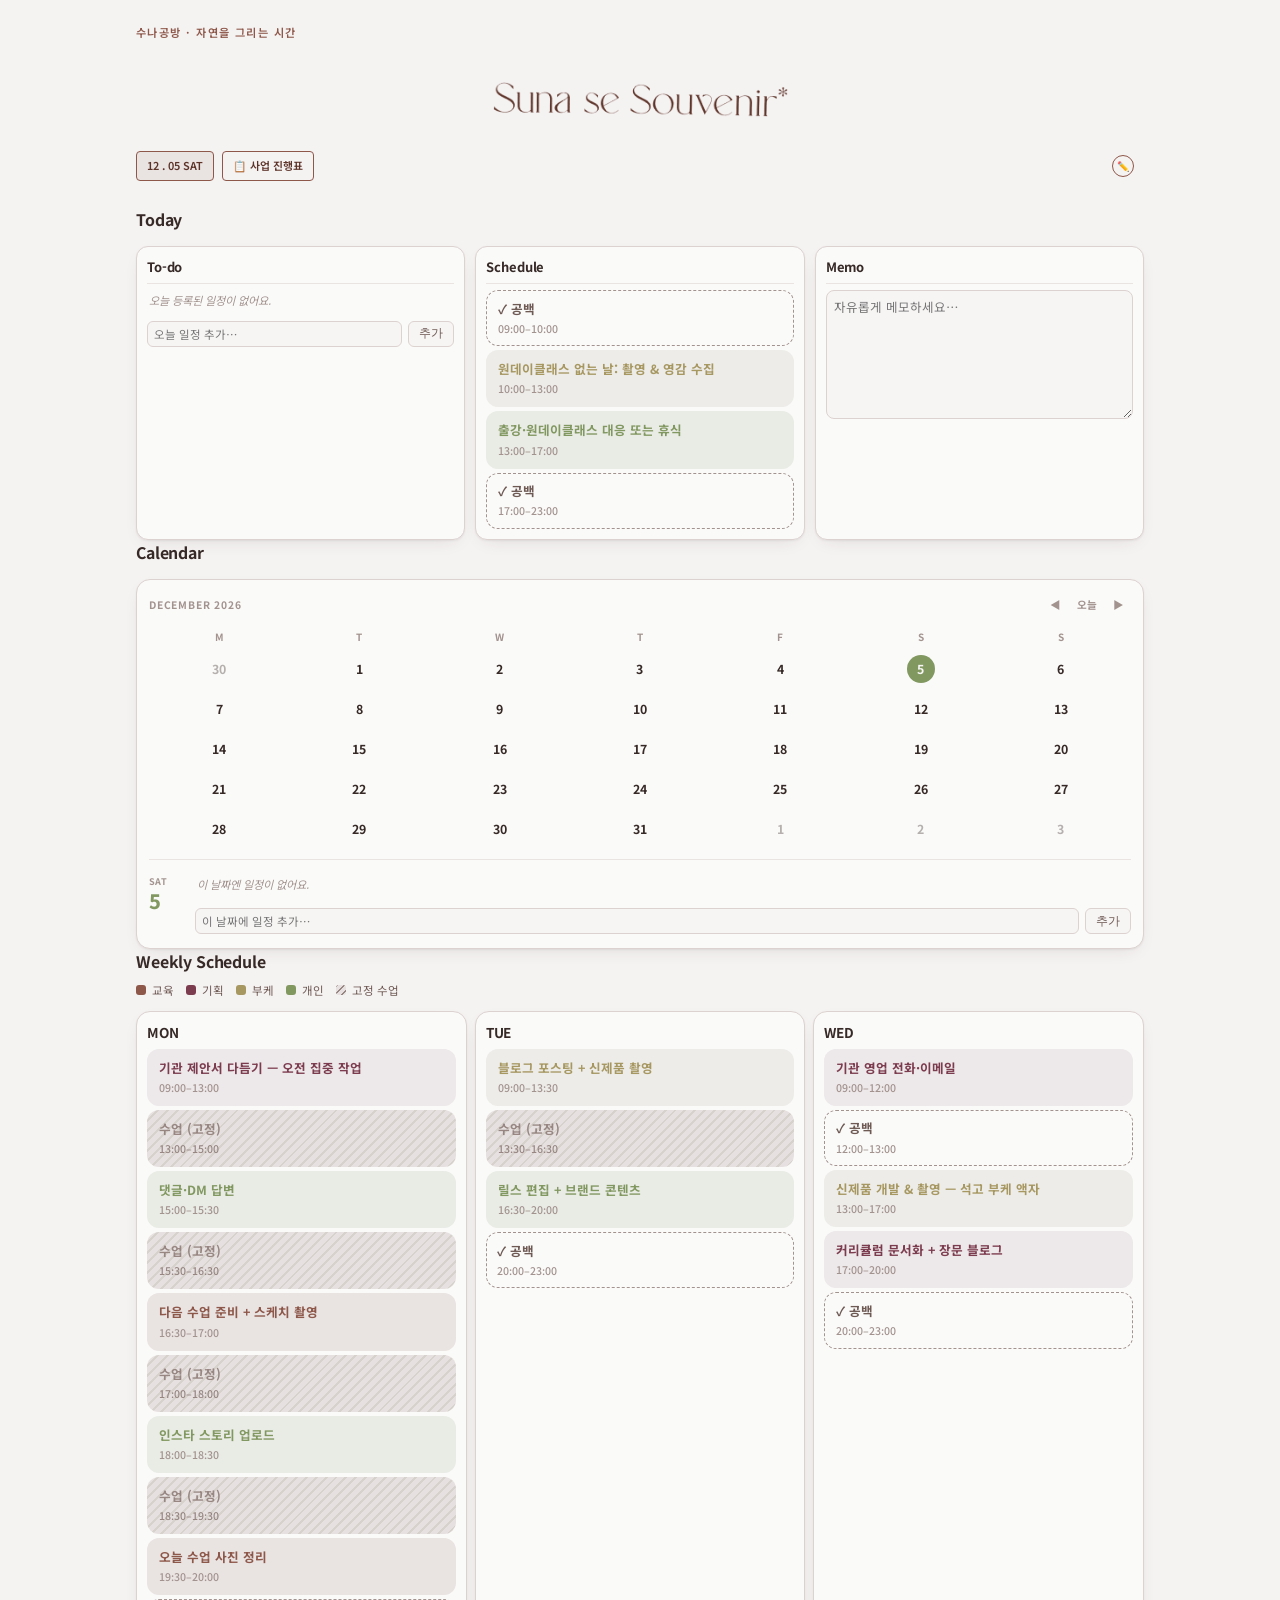
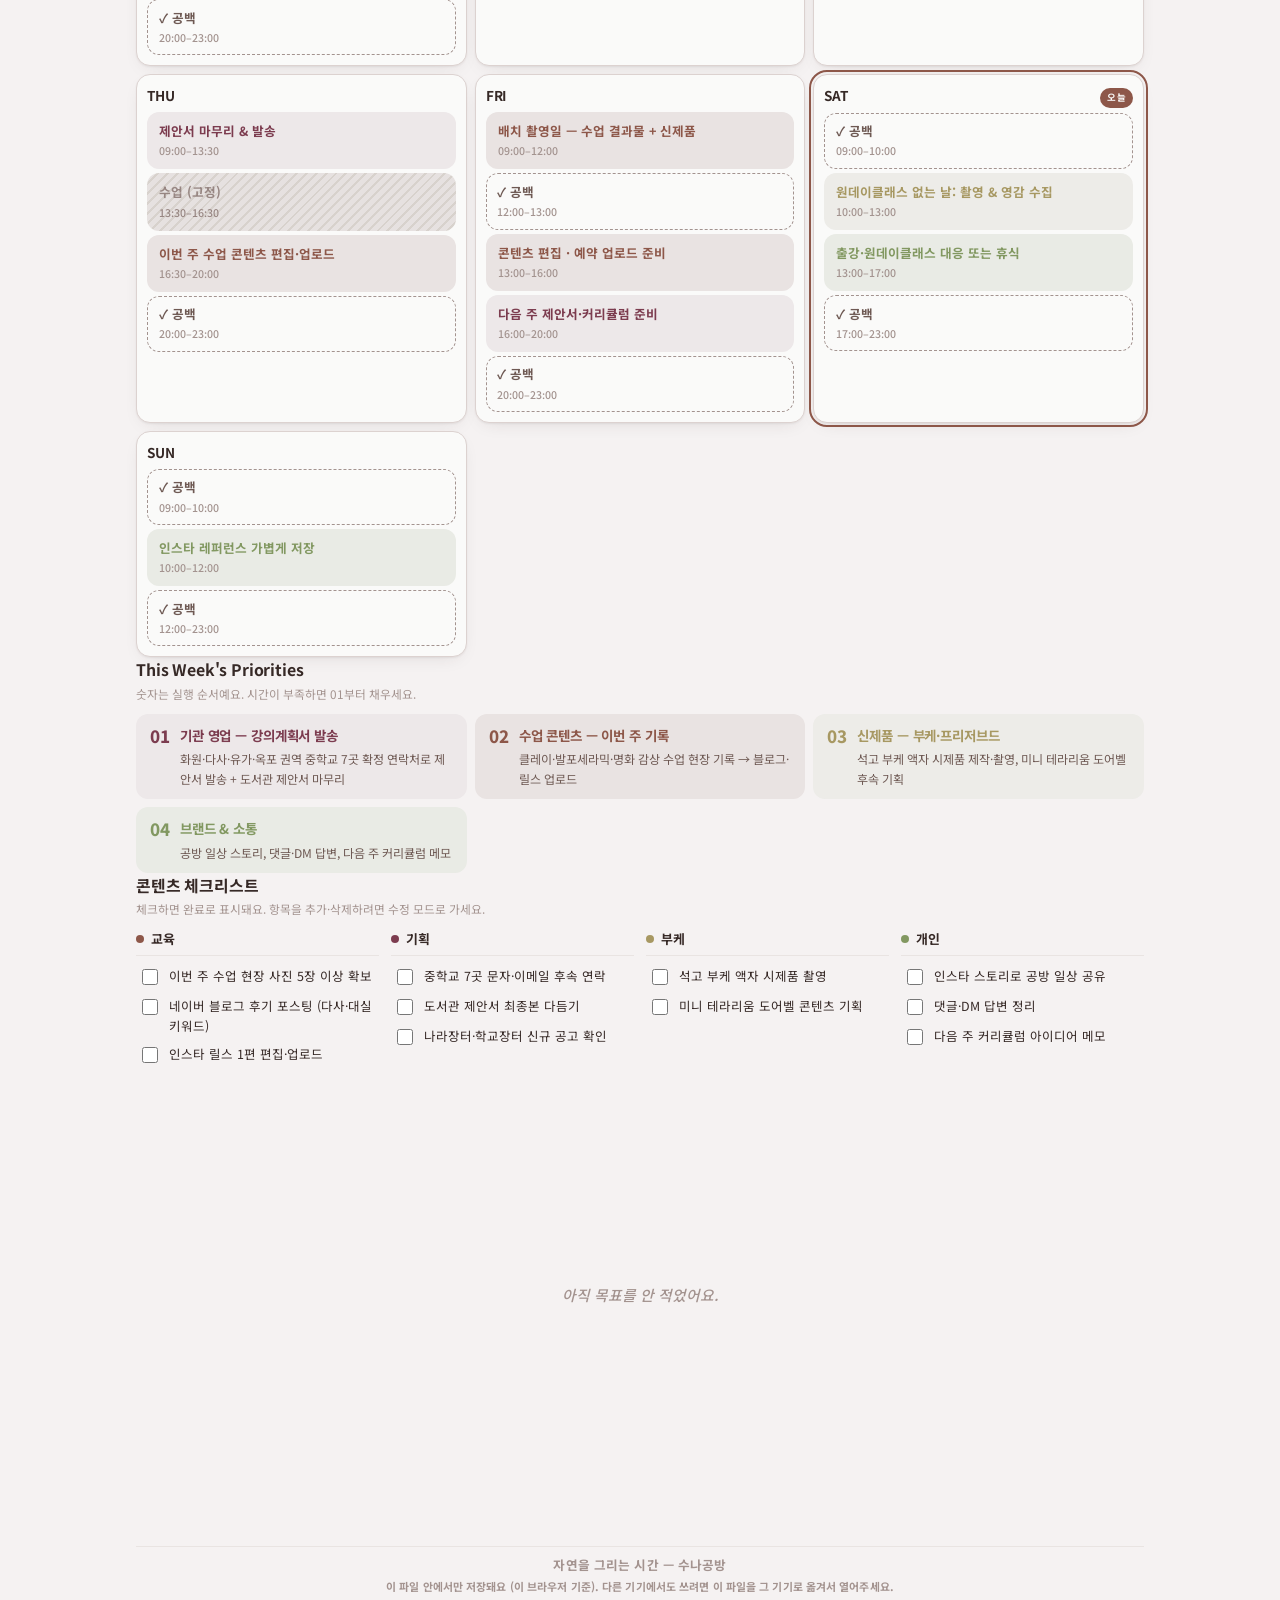
<file: index.html>
<!doctype html>
<html lang="ko">
<head>
<meta charset="UTF-8">
<meta name="viewport" content="width=device-width, initial-scale=1">
<title>수나공방 콘텐츠 플래너</title>
<link rel="manifest" href="manifest.json">
<meta name="theme-color" content="#92675C">
<link rel="icon" href="icon-512.png">
<link rel="apple-touch-icon" href="icon-512.png">
<link rel="preconnect" href="https://fonts.googleapis.com">
<link rel="preconnect" href="https://fonts.gstatic.com" crossorigin>
<link href="https://fonts.googleapis.com/css2?family=Noto+Sans+KR:wght@400;500;600;700&family=Cormorant:wght@500;600&display=swap" rel="stylesheet">
<style>
  :root {
    --bg: #F8EFEC;
    --bg-elevated: #FFFAF9;
    --bg-well: #FBF3F1;
    --ink: #3D2B26;
    --ink-soft: #7A6059;
    --ink-faint: #AC968E;
    --line: #E8D6D0;
    --line-soft: #F1E4E0;

    --moss: #92675C;
    --moss-ink: #6B463D;
    --moss-tint: #EFE1DC;

    --clay: #C98B76;
    --clay-tint: #F6E5DC;

    --rust: #7C4A45;
    --rust-tint: #F0DEDA;

    --mustard: #A9825A;
    --mustard-tint: #F1E6D6;

    --locked-bg: #EDE1DA;
    --locked-ink: #93796F;

    --ring: #92675C;
    --danger: #A8483D;
    --on-accent: #FBF3F1;
    --shadow: 0 1px 2px rgba(61,43,38,0.06), 0 6px 20px -10px rgba(61,43,38,0.18);
  }

  @media (prefers-color-scheme: dark) {
    :root:not([data-theme="light"]) {
      --bg: #211917;
      --bg-elevated: #2A201D;
      --bg-well: #251C19;
      --ink: #F0E4DF;
      --ink-soft: #C7B3AC;
      --ink-faint: #8C7570;
      --line: #453330;
      --line-soft: #3A2B28;

      --moss: #C9998C;
      --moss-ink: #E4C4BA;
      --moss-tint: #3A2925;

      --clay: #E0A98F;
      --clay-tint: #3E2B23;

      --rust: #C99089;
      --rust-tint: #3B2624;

      --mustard: #D6B784;
      --mustard-tint: #3A2F1F;

      --locked-bg: #362824;
      --locked-ink: #A4897F;

      --ring: #C9998C;
      --danger: #E0917E;
      --on-accent: #211917;
      --shadow: 0 1px 2px rgba(0,0,0,0.25), 0 10px 24px -12px rgba(0,0,0,0.5);
    }
  }

  :root[data-theme="dark"] {
    --bg: #211917;
    --bg-elevated: #2A201D;
    --bg-well: #251C19;
    --ink: #F0E4DF;
    --ink-soft: #C7B3AC;
    --ink-faint: #8C7570;
    --line: #453330;
    --line-soft: #3A2B28;

    --moss: #C9998C;
    --moss-ink: #E4C4BA;
    --moss-tint: #3A2925;

    --clay: #E0A98F;
    --clay-tint: #3E2B23;

    --rust: #C99089;
    --rust-tint: #3B2624;

    --mustard: #D6B784;
    --mustard-tint: #3A2F1F;

    --locked-bg: #362824;
    --locked-ink: #A4897F;

    --ring: #C9998C;
    --danger: #E0917E;
    --on-accent: #211917;
    --shadow: 0 1px 2px rgba(0,0,0,0.25), 0 10px 24px -12px rgba(0,0,0,0.5);
  }

  * { box-sizing: border-box; }
  html { color-scheme: light dark; font-size: 92%; }

  body {
    margin: 0;
    background: var(--bg);
    color: var(--ink);
    font-family: 'Noto Sans KR', -apple-system, 'Malgun Gothic', sans-serif;
    line-height: 1.6;
    -webkit-font-smoothing: antialiased;
  }

  .page { max-width: 1040px; margin: 0 auto; padding: 24px 16px 40px; display: flex; flex-direction: column; gap: 26px; }
  h1, h2, h3 { font-family: 'Noto Sans KR', sans-serif; font-weight: 700; text-wrap: balance; margin: 0; color: var(--ink); letter-spacing: -0.01em; }

  /* ---------- Hero ---------- */
  .hero { display: flex; flex-direction: column; gap: 6px; }
  .eyebrow { margin: 0; font-size: 0.76rem; letter-spacing: 0.13em; color: var(--moss); font-weight: 600; }
  .hero h1 { font-size: clamp(1.4rem, 4vw, 1.9rem); }
  .hero h1.hero-script {
    font-family: 'Cormorant', 'Noto Sans KR', serif;
    font-style: normal;
    font-weight: 400;
    letter-spacing: 0.04em;
    font-size: clamp(1.9rem, 6vw, 2.5rem);
    color: var(--moss-ink);
    margin: 34px 0 22px;
  }
  .hero-suna-img { width: min(300px, 88%); aspect-ratio: 1348 / 160; margin: 0 auto; background-color: var(--moss-ink); -webkit-mask-repeat: no-repeat; mask-repeat: no-repeat; -webkit-mask-size: contain; mask-size: contain; -webkit-mask-position: center; mask-position: center; }
  .lede { margin: 4px 0 0; color: var(--ink-soft); max-width: 64ch; font-size: 0.98rem; }
  .meta-row { display: flex; flex-wrap: wrap; align-items: center; gap: 8px; margin-top: 6px; }
  .meta-chip { font-size: 0.74rem; padding: 5px 10px; border-radius: 4px; background: var(--moss-tint); color: var(--moss-ink); font-weight: 600; border: 1px solid var(--moss); }
  .meta-chip.projects-link { text-decoration: none; background: transparent; }
  .meta-chip.projects-link:hover { background: var(--moss-tint); }
  .meta-chip.ghost { background: transparent; color: var(--ink-faint); border: 1px solid var(--line); font-weight: 500; }

  .mode-btn {
    margin-left: auto;
    font-family: 'Noto Sans KR', sans-serif;
    font-size: 0.86rem;
    font-weight: 700;
    padding: 9px 18px;
    border-radius: 100px;
    border: 1px solid var(--moss);
    background: var(--moss);
    color: var(--on-accent);
    cursor: pointer;
  }
  .mode-btn:hover { filter: brightness(1.06); }
  .mode-btn:focus-visible { outline: 2px solid var(--ring); outline-offset: 2px; }
  .mode-btn.is-editing { background: transparent; color: var(--moss-ink); }
  .mode-btn.mode-btn-icon {
    width: 22px; height: 22px; padding: 0; border-radius: 50%;
    font-size: 0.68rem; line-height: 1;
    display: inline-flex; align-items: center; justify-content: center;
    background: transparent; border: 1.2px solid var(--moss); color: var(--moss-ink);
    margin-right: 10px;
  }
  .mode-btn.mode-btn-icon:hover { background: var(--moss-tint); }
  .mode-btn.mode-btn-icon.is-editing { background: transparent; border-color: var(--moss); color: var(--moss-ink); }

  .edit-banner, .status-banner {
    display: none; font-size: 0.84rem; border-radius: 10px; padding: 10px 14px; border: 1px solid var(--line);
  }
  .edit-banner { color: var(--moss-ink); background: var(--moss-tint); }
  .edit-banner.show { display: block; }
  .status-banner { color: var(--ink); background: var(--rust-tint); }
  .status-banner.show { display: block; }

  .theme-picker {
    display: none; align-items: center; gap: 10px; flex-wrap: wrap;
    font-size: 0.84rem; border-radius: 10px; padding: 10px 14px; border: 1px solid var(--line);
    background: var(--bg-well); color: var(--ink-soft); margin-top: 8px;
  }
  .theme-picker.show { display: flex; }
  .theme-picker .theme-label { font-weight: 600; color: var(--ink); }
  .theme-picker input[type="color"] {
    width: 42px; height: 32px; padding: 0; border: 1px solid var(--line); border-radius: 8px; cursor: pointer; background: none;
  }
  .theme-mode-btns { display: flex; gap: 6px; }
  .theme-mode-btn {
    appearance: none; border: 1px solid var(--line); background: var(--bg-elevated); color: var(--ink-soft);
    font-family: inherit; font-size: 0.8rem; font-weight: 600; padding: 6px 12px; border-radius: 8px; cursor: pointer;
  }
  .theme-mode-btn.active { background: var(--moss); border-color: var(--moss); color: var(--on-accent); }

  /* ---------- Mobile swipe pages (view mode) ---------- */
  .swipe-dots {
    display: flex; gap: 16px; border-bottom: 1px solid var(--line-soft); margin-bottom: 10px;
    overflow-x: auto;
  }
  .swipe-dot {
    appearance: none; border: none; background: none; cursor: pointer; font-family: inherit;
    font-size: 0.66rem; font-weight: 700; letter-spacing: 0.06em; color: var(--ink-faint);
    padding: 0 0 8px; position: relative; white-space: nowrap; flex-shrink: 0;
  }
  .swipe-dot.active { color: var(--moss); }
  .swipe-dot.active::after {
    content: ''; position: absolute; left: 0; right: 0; bottom: -1px; height: 2px;
    background: var(--moss); border-radius: 2px;
  }
  .swipe-container {
    display: flex; overflow-x: auto; scroll-snap-type: x mandatory; -webkit-overflow-scrolling: touch;
    scroll-behavior: smooth;
  }
  .swipe-container::-webkit-scrollbar { display: none; }
  .swipe-page {
    flex: 0 0 100%; min-width: 100%; scroll-snap-align: start; scroll-snap-stop: always;
    display: flex; flex-direction: column; gap: 16px; box-sizing: border-box;
  }
  @media (min-width: 641px) {
    .swipe-dots { display: none; }
    .swipe-container { display: contents; }
    .swipe-page { display: contents; }
  }

  section > .section-head { display: flex; flex-wrap: wrap; align-items: baseline; justify-content: space-between; gap: 8px; margin-bottom: 2px; }
  section > .section-head h2 { font-size: 1.08rem; }
  .section-note { margin: 2px 0 10px; color: var(--ink-faint); font-size: 0.8rem; }

  .legend { display: flex; flex-wrap: wrap; gap: 12px; margin: 6px 0 12px; font-size: 0.78rem; color: var(--ink-soft); }
  .legend span { display: inline-flex; align-items: center; gap: 6px; }
  .legend i { width: 10px; height: 10px; border-radius: 3px; display: inline-block; }
  .legend i.edu { background: var(--moss); }
  .legend i.plan { background: var(--rust); }
  .legend i.bouquet { background: var(--clay); }
  .legend i.personal { background: var(--mustard); }
  .legend i.locked { background: repeating-linear-gradient(135deg, var(--locked-ink) 0 2px, transparent 2px 5px); background-color: var(--locked-bg); }

  /* ---------- shared day-card shell ---------- */
  .week-grid { display: grid; grid-template-columns: repeat(auto-fit, minmax(250px, 1fr)); gap: 8px; }
  .day-card { background: var(--bg-elevated); border: 1px solid var(--line); border-radius: 14px; padding: 10px; box-shadow: var(--shadow); display: flex; flex-direction: column; gap: 5px; }
  .day-card.today { outline: 2px solid var(--ring); outline-offset: 2px; }
  .day-head { display: flex; align-items: baseline; justify-content: space-between; }
  .day-head h3 { font-size: 0.92rem; }
  .today-tag { display: none; font-family: 'Noto Sans KR', sans-serif; font-size: 0.64rem; font-weight: 700; color: var(--bg-elevated); background: var(--ring); padding: 2px 7px; border-radius: 100px; letter-spacing: 0.04em; }
  .day-card.today .today-tag { display: inline-block; }
  .blocks { list-style: none; margin: 0; padding: 0; display: flex; flex-direction: column; gap: 4px; }
  .empty-note { font-size: 0.76rem; color: var(--ink-faint); padding: 2px 2px; font-style: italic; margin: 0; }

  /* ---------- VIEW MODE: read-only blocks ---------- */
  .vblock {
    border-radius: 12px; padding: 9px 10px 9px 12px; font-size: 0.8rem;
    border-left: none; background: var(--tint, var(--moss-tint));
    display: flex; flex-direction: column-reverse; gap: 2px;
  }
  .vblock.cat-교육 { --accent: var(--moss); --tint: var(--moss-tint); }
  .vblock.cat-기획 { --accent: var(--rust); --tint: var(--rust-tint); }
  .vblock.cat-부케 { --accent: var(--clay); --tint: var(--clay-tint); }
  .vblock.cat-개인 { --accent: var(--mustard); --tint: var(--mustard-tint); }
  .vblock.locked { background-color: var(--locked-bg); background-image: repeating-linear-gradient(135deg, rgba(140,130,103,0.16) 0 2px, transparent 2px 7px); color: var(--locked-ink); }
  .vblock.gap { background: transparent; border: 1.5px dashed var(--ink-faint); padding: 7.5px 8.5px 7.5px 10.5px; }
  .vblock .t { font-variant-numeric: tabular-nums; font-weight: 500; font-size: 0.72rem; color: var(--ink-faint); flex-shrink: 0; white-space: nowrap; }
  .vblock.locked .t, .vblock.locked .d { color: var(--locked-ink); }
  .vblock.gap .t { color: var(--ink-faint); }
  .vblock .d { color: var(--accent, var(--moss)); font-weight: 700; font-size: 0.86rem; }
  .vblock.locked .d { font-weight: 700; }
  .vblock.gap .d { color: var(--ink-soft); font-weight: 700; }

  /* ---------- VIEW MODE: priorities ---------- */
  .vpriority-list { list-style: none; margin: 10px 0 0; padding: 0; display: grid; grid-template-columns: repeat(auto-fit, minmax(250px, 1fr)); gap: 8px; }
  .vpriority { background: var(--tint, var(--moss-tint)); border: none; box-shadow: none; border-radius: 12px; padding: 11px 12px 11px 14px; display: flex; gap: 10px; align-items: flex-start; }
  .vpriority.cat-교육 { --accent: var(--moss); --tint: var(--moss-tint); }
  .vpriority.cat-기획 { --accent: var(--rust); --tint: var(--rust-tint); }
  .vpriority.cat-부케 { --accent: var(--clay); --tint: var(--clay-tint); }
  .vpriority.cat-개인 { --accent: var(--mustard); --tint: var(--mustard-tint); }
  .vpriority .p-num { font-family: 'Noto Sans KR', sans-serif; font-weight: 800; font-size: 1.15rem; color: var(--accent, var(--moss)); line-height: 1.3; flex-shrink: 0; }
  .vpriority h3 { font-size: 0.92rem; margin-bottom: 3px; color: var(--accent, var(--moss)); font-weight: 700; }
  .vpriority p { margin: 0; font-size: 0.82rem; color: var(--ink-soft); }

  /* ---------- VIEW MODE: checklist ---------- */
  .videa-groups { display: grid; grid-template-columns: repeat(auto-fit, minmax(230px, 1fr)); gap: 12px; margin-top: 10px; }
  .videa-group h3 { font-family: 'Noto Sans KR', sans-serif; font-size: 0.88rem; font-weight: 700; display: flex; align-items: center; gap: 7px; margin-bottom: 6px; padding-bottom: 5px; border-bottom: 1px solid var(--line-soft); }
  .dot { width: 8px; height: 8px; border-radius: 50%; display: inline-block; flex-shrink: 0; }
  .dot.cat-교육 { background: var(--moss); }
  .dot.cat-기획 { background: var(--rust); }
  .dot.cat-부케 { background: var(--clay); }
  .dot.cat-개인 { background: var(--mustard); }
  .videa-row { display: flex; align-items: flex-start; gap: 8px; font-size: 0.85rem; padding: 4px 2px; cursor: pointer; color: var(--ink); }
  .videa-row input { margin-top: 3px; width: 16px; height: 16px; accent-color: var(--moss); flex-shrink: 0; }
  .videa-row input:focus-visible { outline: 2px solid var(--ring); outline-offset: 2px; }
  .videa-row span { flex: 1; }
  .videa-row.done span { color: var(--ink-faint); text-decoration: line-through; text-decoration-color: var(--ink-faint); }

  /* ---------- EDIT MODE: shared field styles ---------- */
  input[type="time"], input[type="text"], select, textarea {
    font-family: inherit; font-size: 0.78rem; color: var(--ink); background: var(--bg-well);
    border: 1px solid var(--line); border-radius: 6px; padding: 4px 6px;
  }
  input[type="time"]:focus, input[type="text"]:focus, select:focus, textarea:focus { outline: 2px solid var(--ring); outline-offset: 1px; }

  .block-row { border-radius: 9px; border-left: 3px solid var(--accent, var(--moss)); background: var(--tint, var(--moss-tint)); padding: 6px 8px; display: flex; flex-direction: column; gap: 5px; }
  .block-row.cat-교육 { --accent: var(--moss); --tint: var(--moss-tint); }
  .block-row.cat-기획 { --accent: var(--rust); --tint: var(--rust-tint); }
  .block-row.cat-부케 { --accent: var(--clay); --tint: var(--clay-tint); }
  .block-row.cat-개인 { --accent: var(--mustard); --tint: var(--mustard-tint); }
  .block-row.locked { border-left-color: var(--locked-ink); background-color: var(--locked-bg); background-image: repeating-linear-gradient(135deg, rgba(140,130,103,0.16) 0 2px, transparent 2px 7px); }
  .row-line1 { display: flex; align-items: center; gap: 5px; flex-wrap: wrap; }
  .row-line1 input[type="time"] { width: 132px; padding: 5px 6px; font-variant-numeric: tabular-nums; }
  .row-line1 .sep { color: var(--ink-faint); font-size: 0.75rem; }
  .row-line2 { display: flex; align-items: center; gap: 5px; }
  .row-line2 input[type="text"] { flex: 1; min-width: 0; }
  .row-line2 select { flex-shrink: 0; }

  .icon-btn { border: none; background: transparent; color: var(--ink-faint); cursor: pointer; font-size: 0.9rem; line-height: 1; padding: 3px 5px; border-radius: 5px; flex-shrink: 0; }
  .icon-btn:hover { background: var(--line-soft); color: var(--danger); }
  .icon-btn:focus-visible { outline: 2px solid var(--ring); outline-offset: 1px; }

  .add-row-btn { margin-top: 2px; border: 1px dashed var(--line); background: transparent; color: var(--ink-soft); font-family: inherit; font-size: 0.78rem; padding: 6px 8px; border-radius: 8px; cursor: pointer; text-align: left; }
  .add-row-btn:hover { border-color: var(--moss); color: var(--moss-ink); }
  .add-row-btn:focus-visible { outline: 2px solid var(--ring); outline-offset: 1px; }

  .pin-btn { border: 1px solid var(--line); background: var(--bg-well); color: var(--ink-soft); border-radius: 6px; font-size: 0.68rem; padding: 2px 7px; cursor: pointer; flex-shrink: 0; font-family: inherit; }
  .pin-btn:hover { border-color: var(--moss); color: var(--moss-ink); }
  .pin-btn.active { background: var(--moss); border-color: var(--moss); color: var(--on-accent); font-weight: 700; }
  .pin-btn:focus-visible { outline: 2px solid var(--ring); outline-offset: 1px; }
  .regen-btn { border: 1px solid var(--moss); background: var(--moss-tint); color: var(--moss-ink); font-family: inherit; font-weight: 700; font-size: 0.82rem; padding: 8px 14px; border-radius: 10px; cursor: pointer; }
  .regen-btn:hover { filter: brightness(0.97); }
  .regen-btn:focus-visible { outline: 2px solid var(--ring); outline-offset: 2px; }

  .priority-list { list-style: none; margin: 10px 0 0; padding: 0; display: flex; flex-direction: column; gap: 7px; }
  .priority-card { background: var(--bg-elevated); border: 1px solid var(--line); border-radius: 12px; padding: 10px 10px 10px 10px; display: grid; grid-template-columns: auto auto 1fr auto; gap: 8px; align-items: start; box-shadow: var(--shadow); border-left: 4px solid var(--accent, var(--moss)); }
  .priority-card.cat-교육 { --accent: var(--moss); }
  .priority-card.cat-기획 { --accent: var(--rust); }
  .priority-card.cat-부케 { --accent: var(--clay); }
  .priority-card.cat-개인 { --accent: var(--mustard); }
  .p-num { font-family: 'Noto Sans KR', sans-serif; font-weight: 700; font-size: 1.25rem; color: var(--accent, var(--moss)); line-height: 1.2; }
  .p-order-btns { display: flex; flex-direction: column; gap: 2px; }
  .p-order-btns button { border: 1px solid var(--line); background: var(--bg-well); color: var(--ink-soft); border-radius: 5px; width: 22px; height: 20px; font-size: 0.7rem; cursor: pointer; line-height: 1; }
  .p-order-btns button:hover { border-color: var(--moss); color: var(--moss-ink); }
  .p-body { display: flex; flex-direction: column; gap: 6px; min-width: 0; }
  .p-body input[type="text"] { font-size: 0.95rem; font-weight: 600; width: 100%; }
  .p-body textarea { font-size: 0.85rem; width: 100%; resize: vertical; min-height: 40px; }
  .p-cat-row { display: flex; align-items: center; gap: 8px; }

  .idea-groups { display: grid; grid-template-columns: repeat(auto-fit, minmax(230px, 1fr)); gap: 12px; margin-top: 10px; }
  .idea-group { display: flex; flex-direction: column; gap: 5px; }
  .idea-group h3 { font-family: 'Noto Sans KR', sans-serif; font-size: 0.88rem; font-weight: 700; display: flex; align-items: center; gap: 7px; padding-bottom: 5px; border-bottom: 1px solid var(--line-soft); }
  .idea-row { display: flex; align-items: center; gap: 8px; }
  .idea-row input[type="checkbox"] { width: 16px; height: 16px; accent-color: var(--moss); flex-shrink: 0; }
  .idea-row input[type="text"] { flex: 1; min-width: 0; border-color: transparent; background: transparent; padding: 4px 4px; }
  .idea-row input[type="text"]:hover, .idea-row input[type="text"]:focus { background: var(--bg-well); border-color: var(--line); }
  .idea-row.done input[type="text"] { color: var(--ink-faint); text-decoration: line-through; text-decoration-color: var(--ink-faint); }
  .idea-row.important { background: var(--rust-tint); border-radius: 8px; }
  .idea-add { display: flex; gap: 6px; margin-top: 4px; }
  .idea-add input[type="text"] { flex: 1; }
  .idea-add button { border: 1px solid var(--line); background: var(--bg-well); color: var(--ink-soft); border-radius: 6px; padding: 4px 10px; font-size: 0.8rem; cursor: pointer; }
  .idea-add button:hover { border-color: var(--moss); color: var(--moss-ink); }

  .finish-row { display: flex; justify-content: center; padding-top: 8px; }

  .goal-page { display: flex; align-items: center; justify-content: center; min-height: 50vh; padding: 20px 16px; text-align: center; }
  .goal-text { margin: 0; font-size: 1.3rem; font-weight: 700; color: var(--moss-ink); line-height: 1.6; max-width: 30ch; }
  .goal-text.has-text::before { content: '\201C\00A0\00A0\00A0'; }
  .goal-text.has-text::after { content: '\00A0\00A0\00A0\201D'; }
  .goal-text.empty { font-weight: 500; font-style: italic; color: var(--ink-faint); font-size: 1rem; }
  #goalInput { width: 100%; min-height: 70px; resize: vertical; font-family: inherit; font-size: 0.9rem; color: var(--ink); background: var(--bg-well); border: 1px solid var(--line); border-radius: 8px; padding: 7px; line-height: 1.5; }
  #goalInput:focus { outline: 2px solid var(--ring); outline-offset: 1px; }
  .goal-confirm-btn { margin-top: 8px; }

  /* ---------- Calendar ---------- */
  .cal-card { background: var(--bg-elevated); border: 1px solid var(--line); border-radius: 14px; padding: 14px 12px; box-shadow: var(--shadow); }
  .cal-head { display: flex; align-items: baseline; justify-content: space-between; gap: 8px; flex-wrap: wrap; margin-bottom: 12px; }
  .cal-head h3 {
    font-size: 0.7rem; font-weight: 700; letter-spacing: 0.08em; color: var(--ink-faint);
    text-transform: uppercase; margin: 0;
  }
  .cal-nav { display: flex; gap: 2px; align-items: center; }
  .cal-nav button { border: none; background: none; color: var(--ink-faint); border-radius: 6px; padding: 3px 7px; font-size: 0.72rem; cursor: pointer; font-family: inherit; }
  .cal-nav button:hover { color: var(--moss-ink); }
  .cal-nav button:focus-visible { outline: 2px solid var(--ring); outline-offset: 1px; }
  .cal-today-btn { font-weight: 700 !important; }

  .cal-scroll { overflow-x: visible; }
  .cal-dow-row { display: grid; grid-template-columns: repeat(7, 1fr); margin-bottom: 6px; }
  .cal-dow { text-align: center; font-size: 0.68rem; color: var(--ink-faint); font-weight: 700; padding: 2px 0; }
  .cal-grid { display: grid; grid-template-columns: repeat(7, 1fr); row-gap: 6px; column-gap: 0; }
  .cal-cell {
    border: none; background: none; padding: 2px 1px 4px; border-radius: 10px;
    min-height: 30px; display: flex; flex-direction: column; align-items: center; justify-content: flex-start; gap: 1px;
    cursor: pointer; font-family: inherit; color: var(--ink); position: relative; overflow: hidden;
  }
  .cal-cell:hover .cal-date { color: var(--moss-ink); }
  .cal-cell:focus-visible { outline: 2px solid var(--ring); outline-offset: 1px; }
  .cal-cell.other-month { opacity: 0.35; }
  .cal-cell.today .cal-date {
    display: inline-flex; align-items: center; justify-content: center;
    width: 28px; height: 28px; border-radius: 50%; background: var(--mustard); color: var(--on-accent);
  }
  .cal-cell.selected:not(.today) .cal-date { box-shadow: 0 0 0 2px var(--ring); border-radius: 50%; }
  .cal-date {
    font-size: 0.84rem; font-weight: 700; font-variant-numeric: tabular-nums;
    width: 28px; height: 28px; display: inline-flex; align-items: center; justify-content: center; flex-shrink: 0;
  }
  .cal-mini { display: flex; align-items: center; gap: 2px; max-width: 100%; }
  .cal-mini-multi { flex-wrap: wrap; justify-content: center; row-gap: 2px; max-width: 26px; }
  .cal-mini-stack { display: flex; flex-direction: column; align-items: center; gap: 1px; max-width: 100%; }
  .cal-mini-dots { display: flex; align-items: center; justify-content: center; gap: 2px; flex-wrap: wrap; max-width: 26px; }
  .cal-mini-dot { width: 4px; height: 4px; border-radius: 50%; background: var(--mustard); flex-shrink: 0; }
  .cal-mini-text {
    font-size: 0.52rem; color: var(--ink-faint); white-space: nowrap; overflow: hidden;
    text-overflow: ellipsis; max-width: 100%; line-height: 1.2;
  }

  .cal-detail { margin-top: 12px; border-top: 1px solid var(--line-soft); padding-top: 14px; }
  .cal-day-group { display: flex; gap: 12px; }
  .cal-day-badge { width: 34px; flex-shrink: 0; }
  .cal-day-badge .dow { font-size: 0.62rem; font-weight: 700; color: var(--ink-faint); letter-spacing: 0.05em; }
  .cal-day-badge .num { font-size: 1.35rem; font-weight: 800; color: var(--ink); line-height: 1.25; }
  .cal-day-badge.is-today .num { color: var(--mustard); }
  .cal-day-cards { flex: 1; min-width: 0; display: flex; flex-direction: column; gap: 8px; }
  .cal-detail-items { display: flex; flex-direction: column; gap: 8px; }
  .cal-item-row {
    display: flex; align-items: center; gap: 7px; padding: 9px 8px 9px 12px;
    background: var(--moss-tint); border-radius: 14px;
  }
  .cal-item-row.done { background: var(--bg-well); }
  .cal-item-row input[type="checkbox"] { width: 15px; height: 15px; accent-color: var(--moss); flex-shrink: 0; }
  .star-btn { border: none; background: transparent; font-size: 0.9rem; cursor: pointer; color: var(--moss-ink); padding: 2px 4px; line-height: 1; flex-shrink: 0; }
  .star-btn:hover { color: var(--rust); }
  .star-btn:focus-visible { outline: 2px solid var(--ring); outline-offset: 1px; }
  .cal-item-row input[type="text"] { flex: 1; min-width: 0; border-color: transparent; background: transparent; padding: 4px 4px; font-weight: 700; font-size: 0.92rem; color: var(--moss-ink); }
  .cal-item-row.done input[type="text"] { font-weight: 500; }
  .cal-item-row input[type="text"]:hover, .cal-item-row input[type="text"]:focus { background: rgba(255,255,255,0.35); border-color: var(--line); }
  .cal-item-row.done input[type="text"] { color: var(--ink-faint); text-decoration: line-through; text-decoration-color: var(--ink-faint); }
  .cal-item-row .icon-btn {
    background: var(--bg-elevated); border-radius: 9px; width: 30px; height: 30px; display: flex;
    align-items: center; justify-content: center; font-size: 0.8rem; flex-shrink: 0;
  }
  .cal-item-row .icon-btn:hover { background: var(--rust-tint); }

  /* ---------- Today panel ---------- */
  .today-grid { display: grid; grid-template-columns: repeat(auto-fit, minmax(230px, 1fr)); gap: 10px; margin-top: 14px; }
  .today-block { background: var(--bg-elevated); border: 1px solid var(--line); border-radius: 12px; padding: 10px; box-shadow: var(--shadow); display: flex; flex-direction: column; gap: 5px; }
  .today-block h3 { font-family: 'Noto Sans KR', sans-serif; font-size: 0.88rem; font-weight: 700; padding-bottom: 5px; border-bottom: 1px solid var(--line-soft); margin: 0 0 1px; }
  #memoBox { width: 100%; min-height: 96px; resize: vertical; font-family: inherit; font-size: 0.85rem; color: var(--ink); background: var(--bg-well); border: 1px solid var(--line); border-radius: 8px; padding: 7px; line-height: 1.5; }
  #memoBox:focus { outline: 2px solid var(--ring); outline-offset: 1px; }
  #todayScheduleList { min-height: 24px; }

  .foot { text-align: center; padding-top: 8px; border-top: 1px solid var(--line-soft); display: flex; flex-direction: column; gap: 3px; }
  .foot p { font-family: 'Noto Sans KR', sans-serif; font-weight: 700; color: var(--ink-faint); font-size: 0.86rem; letter-spacing: 0.01em; margin: 0; }
  .foot .fine { font-family: 'Noto Sans KR', sans-serif; font-size: 0.74rem; color: var(--ink-faint); }

  [hidden] { display: none !important; }

  /* ---------- Confirm modal ---------- */
  .confirm-overlay { position: fixed; inset: 0; background: rgba(20, 17, 10, 0.45); display: flex; align-items: center; justify-content: center; z-index: 1000; padding: 20px; }
  .confirm-box { background: var(--bg-elevated); border: 1px solid var(--line); border-radius: 14px; padding: 20px; max-width: 320px; width: 100%; box-shadow: var(--shadow); }
  .confirm-box p { margin: 0 0 16px; font-size: 0.92rem; color: var(--ink); line-height: 1.5; }
  .confirm-actions { display: flex; justify-content: flex-end; gap: 8px; }
  .confirm-btn { font-family: inherit; font-size: 0.85rem; font-weight: 700; padding: 8px 16px; border-radius: 9px; cursor: pointer; border: 1px solid var(--line); }
  .confirm-btn.ghost { background: transparent; color: var(--ink-soft); }
  .confirm-btn.ghost:hover { border-color: var(--moss); color: var(--moss-ink); }
  .confirm-btn.danger { background: var(--danger); border-color: var(--danger); color: var(--on-accent); }
  .confirm-btn.danger:hover { filter: brightness(0.95); }
  .confirm-btn:focus-visible { outline: 2px solid var(--ring); outline-offset: 2px; }

  @media (prefers-reduced-motion: reduce) { * { transition: none !important; } }
</style>
<script>
(function () {
  'use strict';
  function clamp(v, min, max) { return Math.max(min, Math.min(max, v)); }
  function normHue(h) { h = h % 360; if (h < 0) h += 360; return h; }

  function hexToRgb(hex) {
    hex = hex.replace('#', '');
    if (hex.length === 3) hex = hex.split('').map(function (c) { return c + c; }).join('');
    var num = parseInt(hex, 16);
    return { r: (num >> 16) & 255, g: (num >> 8) & 255, b: num & 255 };
  }
  function rgbToHex(r, g, b) {
    function h2(n) { n = clamp(Math.round(n), 0, 255); var s = n.toString(16); return s.length === 1 ? '0' + s : s; }
    return '#' + h2(r) + h2(g) + h2(b);
  }
  function rgbToHsl(r, g, b) {
    r /= 255; g /= 255; b /= 255;
    var max = Math.max(r, g, b), min = Math.min(r, g, b);
    var h, s, l = (max + min) / 2;
    if (max === min) { h = 0; s = 0; }
    else {
      var d = max - min;
      s = l > 0.5 ? d / (2 - max - min) : d / (max + min);
      if (max === r) h = (g - b) / d + (g < b ? 6 : 0);
      else if (max === g) h = (b - r) / d + 2;
      else h = (r - g) / d + 4;
      h *= 60;
    }
    return { h: h, s: s * 100, l: l * 100 };
  }
  function hslToRgb(h, s, l) {
    h = normHue(h) / 360; s = clamp(s, 0, 100) / 100; l = clamp(l, 0, 100) / 100;
    if (s === 0) { var v = Math.round(l * 255); return { r: v, g: v, b: v }; }
    function hue2rgb(p, q, t) {
      if (t < 0) t += 1; if (t > 1) t -= 1;
      if (t < 1 / 6) return p + (q - p) * 6 * t;
      if (t < 1 / 2) return q;
      if (t < 2 / 3) return p + (q - p) * (2 / 3 - t) * 6;
      return p;
    }
    var q = l < 0.5 ? l * (1 + s) : l + s - l * s;
    var p = 2 * l - q;
    return {
      r: Math.round(hue2rgb(p, q, h + 1 / 3) * 255),
      g: Math.round(hue2rgb(p, q, h) * 255),
      b: Math.round(hue2rgb(p, q, h - 1 / 3) * 255)
    };
  }
  function hsl(h, s, l) { var rgb = hslToRgb(h, s, l); return rgbToHex(rgb.r, rgb.g, rgb.b); }

  function buildPalette(baseHex) {
    var rgb0 = hexToRgb(baseHex);
    var base = rgbToHsl(rgb0.r, rgb0.g, rgb0.b);
    var h = base.h;
    var sBase = clamp(base.s, 32, 72);
    var lBase = clamp(base.l, 26, 42);

    var light = {
      '--bg': hsl(h, clamp(sBase * 0.5, 14, 34), 95.5),
      '--bg-elevated': hsl(h, clamp(sBase * 0.35, 8, 22), 98),
      '--bg-well': hsl(h, clamp(sBase * 0.45, 10, 28), 96.3),
      '--ink': hsl(h, clamp(sBase * 0.55, 18, 42), 18),
      '--ink-soft': hsl(h, clamp(sBase * 0.42, 14, 32), 38),
      '--ink-faint': hsl(h, clamp(sBase * 0.32, 10, 24), 60),
      '--line': hsl(h, clamp(sBase * 0.48, 14, 32), 84),
      '--line-soft': hsl(h, clamp(sBase * 0.38, 10, 26), 90),

      '--moss': hsl(h, sBase, lBase),
      '--moss-ink': hsl(h, clamp(sBase * 1.05, 40, 78), clamp(lBase - 16, 18, 34)),
      '--moss-tint': hsl(h, clamp(sBase * 0.48, 14, 32), 90),

      '--clay': hsl(h + 35, clamp(sBase * 0.82, 28, 62), clamp(lBase + 10, 42, 62)),
      '--clay-tint': hsl(h + 35, clamp(sBase * 0.42, 12, 28), 92),

      '--rust': hsl(h - 30, clamp(sBase * 1.05, 35, 72), clamp(lBase - 6, 26, 44)),
      '--rust-tint': hsl(h - 30, clamp(sBase * 0.42, 12, 28), 92),

      '--mustard': hsl(h + 72, clamp(sBase * 0.66, 22, 52), clamp(lBase + 7, 44, 62)),
      '--mustard-tint': hsl(h + 72, clamp(sBase * 0.38, 10, 26), 91),

      '--locked-bg': hsl(h, clamp(sBase * 0.32, 7, 18), 89),
      '--locked-ink': hsl(h, clamp(sBase * 0.28, 7, 18), 55),

      '--ring': hsl(h, sBase, lBase),
      '--danger': hsl(6, 52, 40),
      '--on-accent': hsl(h, clamp(sBase * 0.45, 10, 26), 97)
    };

    var dark = {
      '--bg': hsl(h, clamp(sBase * 0.42, 12, 26), 12.5),
      '--bg-elevated': hsl(h, clamp(sBase * 0.4, 12, 26), 15.5),
      '--bg-well': hsl(h, clamp(sBase * 0.42, 12, 26), 13.8),
      '--ink': hsl(h, clamp(sBase * 0.28, 8, 20), 92),
      '--ink-soft': hsl(h, clamp(sBase * 0.32, 10, 24), 78),
      '--ink-faint': hsl(h, clamp(sBase * 0.3, 8, 22), 55),
      '--line': hsl(h, clamp(sBase * 0.4, 10, 24), 25),
      '--line-soft': hsl(h, clamp(sBase * 0.34, 8, 20), 20),

      '--moss': hsl(h, clamp(sBase * 0.85, 30, 60), clamp(lBase + 32, 62, 76)),
      '--moss-ink': hsl(h, clamp(sBase * 0.7, 24, 50), clamp(lBase + 46, 76, 88)),
      '--moss-tint': hsl(h, clamp(sBase * 0.44, 12, 28), 19),

      '--clay': hsl(h + 35, clamp(sBase * 0.7, 24, 50), clamp(lBase + 32, 64, 78)),
      '--clay-tint': hsl(h + 35, clamp(sBase * 0.4, 10, 24), 19),

      '--rust': hsl(h - 30, clamp(sBase * 0.78, 28, 55), clamp(lBase + 28, 60, 74)),
      '--rust-tint': hsl(h - 30, clamp(sBase * 0.4, 10, 24), 19),

      '--mustard': hsl(h + 72, clamp(sBase * 0.6, 20, 45), clamp(lBase + 30, 62, 76)),
      '--mustard-tint': hsl(h + 72, clamp(sBase * 0.36, 9, 22), 18),

      '--locked-bg': hsl(h, clamp(sBase * 0.26, 6, 16), 22),
      '--locked-ink': hsl(h, clamp(sBase * 0.22, 6, 16), 62),

      '--ring': hsl(h, clamp(sBase * 0.85, 30, 60), clamp(lBase + 32, 62, 76)),
      '--danger': hsl(6, 62, 62),
      '--on-accent': hsl(h, clamp(sBase * 0.5, 12, 28), 15)
    };

    return { light: light, dark: dark };
  }

  function varsToCss(vars, selector) {
    var lines = Object.keys(vars).map(function (k) { return '  ' + k + ': ' + vars[k] + ';'; });
    return selector + ' {\n' + lines.join('\n') + '\n}';
  }

  function fullThemeCss(baseHex) {
    var pal = buildPalette(baseHex);
    var sL = hexToRgb(pal.light['--ink']);
    var lightVars = Object.assign({}, pal.light, {
      '--shadow': '0 1px 2px rgba(' + sL.r + ',' + sL.g + ',' + sL.b + ',0.06), 0 6px 20px -10px rgba(' + sL.r + ',' + sL.g + ',' + sL.b + ',0.18)'
    });
    var darkVars = Object.assign({}, pal.dark, {
      '--shadow': '0 1px 2px rgba(0,0,0,0.3), 0 6px 20px -10px rgba(0,0,0,0.5)'
    });
    return (
      varsToCss(lightVars, ':root') + '\n' +
      '@media (prefers-color-scheme: dark) {\n' +
      varsToCss(darkVars, ':root:not([data-theme="light"])').split('\n').map(function (l) { return '  ' + l; }).join('\n') + '\n' +
      '}\n' +
      varsToCss(darkVars, ':root[data-theme="dark"]')
    );
  }

  var STORAGE_KEY = 'sunaPlanner.themeColor';
  var DEFAULT_COLOR = '#92675C';
  var MODE_STORAGE_KEY = 'sunaPlanner.themeMode';
  var DEFAULT_MODE = 'auto';

  function loadThemeColor() {
    try {
      var v = localStorage.getItem(STORAGE_KEY);
      return v && /^#[0-9a-fA-F]{6}$/.test(v) ? v : DEFAULT_COLOR;
    } catch (e) { return DEFAULT_COLOR; }
  }
  function saveThemeColor(hex) {
    try { localStorage.setItem(STORAGE_KEY, hex); } catch (e) {}
  }
  function loadThemeMode() {
    try {
      var v = localStorage.getItem(MODE_STORAGE_KEY);
      return v === 'light' || v === 'dark' ? v : DEFAULT_MODE;
    } catch (e) { return DEFAULT_MODE; }
  }
  function saveThemeMode(mode) {
    try {
      if (mode === 'auto') localStorage.removeItem(MODE_STORAGE_KEY);
      else localStorage.setItem(MODE_STORAGE_KEY, mode);
    } catch (e) {}
  }
  function applyThemeMode(mode) {
    if (mode === 'light' || mode === 'dark') {
      document.documentElement.setAttribute('data-theme', mode);
    } else {
      document.documentElement.removeAttribute('data-theme');
    }
  }
  function applyPalette(baseHex) {
    var css = fullThemeCss(baseHex);
    var styleEl = document.getElementById('themeOverrideStyle');
    if (!styleEl) {
      styleEl = document.createElement('style');
      styleEl.id = 'themeOverrideStyle';
      // Insert right after this script tag (i.e. right after the main
      // hardcoded <style> block) so it wins the cascade regardless of
      // exactly how the surrounding page is structured.
      if (document.currentScript && document.currentScript.parentNode) {
        document.currentScript.parentNode.insertBefore(styleEl, document.currentScript.nextSibling);
      } else {
        document.head.appendChild(styleEl);
      }
    }
    styleEl.textContent = css;
  }

  window.SunaTheme = {
    loadThemeColor: loadThemeColor,
    saveThemeColor: saveThemeColor,
    applyPalette: applyPalette,
    loadThemeMode: loadThemeMode,
    saveThemeMode: saveThemeMode,
    applyThemeMode: applyThemeMode,
    DEFAULT_COLOR: DEFAULT_COLOR,
    DEFAULT_MODE: DEFAULT_MODE
  };

  applyPalette(loadThemeColor());
  applyThemeMode(loadThemeMode());
})();
</script>
</head>
<body>
<div class="page">

  <header class="hero">
    <p class="eyebrow">수나공방 · 자연을 그리는 시간</p>
    <h1 class="hero-script"><div class="hero-suna-img" role="img" aria-label="Suna se Souvenir" style="-webkit-mask-image:url([data-uri]);mask-image:url([data-uri]);"></div></h1>
    <div class="meta-row">
      <span class="meta-chip" id="todayChip">오늘 확인 중…</span>
      <a class="meta-chip projects-link" href="projects.html">📋 사업 진행표</a>
      <button class="mode-btn mode-btn-icon" id="editToggleBtn" type="button" title="수정하기">✏️</button>
    </div>
    <div class="edit-banner" id="editBanner">지금 수정 모드예요. 자유롭게 고치고, 다 되면 위쪽의 완료 버튼을 눌러주세요. 바꾼 내용은 이 브라우저에 자동으로 저장돼요.</div>
    <div class="theme-picker" id="themeColorRow">
      <span class="theme-label">🎨 메인 색상</span>
      <input type="color" id="themeColorInput" value="#92675C">
      <span>고르면 배경·글자·포인트 색이 전부 이 색 톤에 맞춰 자동으로 바뀌어요</span>
    </div>
    <div class="theme-picker" id="themeModeRow">
      <span class="theme-label">🌗 화면 모드</span>
      <div class="theme-mode-btns" id="themeModeBtns">
        <button type="button" class="theme-mode-btn" data-mode="auto">자동</button>
        <button type="button" class="theme-mode-btn" data-mode="light">라이트</button>
        <button type="button" class="theme-mode-btn" data-mode="dark">다크</button>
      </div>
      <span>휴대폰이 절전모드 등으로 화면이 어두워져도 여기서 밝기를 직접 고정할 수 있어요</span>
    </div>
    <div class="status-banner" id="storageBanner">지금 이 브라우저에서는 저장이 안 돼요 (사생활 보호 모드이거나 저장 공간이 꽉 찼을 수 있어요). 다른 브라우저나 일반 창에서 열어보세요.</div>
  </header>

  <!-- ============ VIEW MODE ============ -->
  <div id="viewMode">

    <div class="swipe-dots" id="swipeDots">
      <button type="button" class="swipe-dot" data-page="0">TODAY</button>
      <button type="button" class="swipe-dot" data-page="1">CALENDAR</button>
      <button type="button" class="swipe-dot" data-page="2">WEEKLY</button>
      <button type="button" class="swipe-dot" data-page="3">PRIORITIES</button>
      <button type="button" class="swipe-dot" data-page="4">GOAL</button>
    </div>

    <div class="swipe-container" id="swipeContainer">

      <div class="swipe-page">
        <section aria-label="오늘">
          <div class="section-head"><h2>Today</h2></div>
          <div class="today-grid">
            <div class="today-block">
              <h3>To-do</h3>
              <div class="cal-detail-items" id="todayCalList"></div>
              <div class="idea-add">
                <input type="text" id="todayCalAddInput" placeholder="오늘 일정 추가…">
                <button type="button" id="todayCalAddBtn">추가</button>
              </div>
            </div>
            <div class="today-block">
              <h3>Schedule</h3>
              <ul class="blocks" id="todayScheduleList"></ul>
            </div>
            <div class="today-block">
              <h3>Memo</h3>
              <textarea id="memoBox" rows="6" placeholder="자유롭게 메모하세요…"></textarea>
            </div>
          </div>
        </section>
      </div>

      <div class="swipe-page">
        <section aria-label="달력">
          <div class="section-head"><h2>Calendar</h2></div>
          <div class="cal-card" style="margin-top: 14px;">
            <div class="cal-head">
              <h3 id="calMonthLabel">2026년 1월</h3>
              <div class="cal-nav">
                <button type="button" id="calPrevBtn" title="이전 달">◀</button>
                <button type="button" id="calTodayBtn" class="cal-today-btn">오늘</button>
                <button type="button" id="calNextBtn" title="다음 달">▶</button>
              </div>
            </div>
            <div class="cal-scroll">
              <div class="cal-dow-row">
                <span class="cal-dow">M</span><span class="cal-dow">T</span><span class="cal-dow">W</span><span class="cal-dow">T</span><span class="cal-dow">F</span><span class="cal-dow">S</span><span class="cal-dow">S</span>
              </div>
              <div class="cal-grid" id="calGrid"></div>
            </div>
            <div class="cal-detail" id="calDetail"></div>
          </div>
        </section>
      </div>

      <div class="swipe-page">
        <section aria-label="주간 시간표">
          <div class="section-head"><h2>Weekly Schedule</h2></div>
          <div class="legend">
            <span><i class="edu"></i>교육</span>
            <span><i class="plan"></i>기획</span>
            <span><i class="bouquet"></i>부케</span>
            <span><i class="personal"></i>개인</span>
            <span><i class="locked"></i>고정 수업</span>
          </div>
          <div class="week-grid" id="viewWeekGrid"></div>
        </section>
      </div>

      <div class="swipe-page">
        <section aria-label="이번 주 우선순위">
          <div class="section-head"><h2>This Week's Priorities</h2></div>
          <p class="section-note">숫자는 실행 순서예요. 시간이 부족하면 01부터 채우세요.</p>
          <ol class="vpriority-list" id="viewPriorityList"></ol>
        </section>

        <section aria-label="콘텐츠 체크리스트">
          <div class="section-head"><h2>콘텐츠 체크리스트</h2></div>
          <p class="section-note">체크하면 완료로 표시돼요. 항목을 추가·삭제하려면 수정 모드로 가세요.</p>
          <div class="videa-groups" id="viewChecklistGroups"></div>
        </section>
      </div>

      <div class="swipe-page">
        <section class="goal-page" aria-label="나의 목표">
          <p class="goal-text" id="viewGoalText">아직 목표를 안 적었어요.</p>
        </section>
      </div>

    </div>
  </div>

  <!-- ============ EDIT MODE ============ -->
  <div id="editMode" hidden>

    <section aria-label="고정 수업 일정">
      <div class="section-head"><h2>① 고정 수업 일정</h2></div>
      <p class="section-note">요일별 고정 수업 시간이에요. 시간·이름을 바로 고치거나 새 수업을 추가하세요.</p>
      <div class="week-grid" id="fixedGrid"></div>
    </section>

    <section aria-label="그 외 일정">
      <div class="section-head"><h2>② 그 외 일정 (마케팅·작업 시간)</h2></div>
      <p class="section-note">고정 수업을 뺀 나머지 시간이에요. 항목마다 분야를 지정할 수 있어요. 각 칸의 "유지" 버튼을 눌러두면 아래 "새로 짜기"를 눌러도 그 항목은 그대로 남아요.</p>
      <button type="button" class="regen-btn" id="regenerateOpenBtn" style="margin-bottom: 12px;">🔄 이번 주 일정 새로 짜기</button>
      <p class="section-note" style="margin-top: -6px;">"유지" 안 한 항목은 지워지고, 오늘 할 일 중 완료하지 않은 것들이 ★(중요) 순서대로 그 자리를 채워요.</p>
      <div class="week-grid" id="openGrid"></div>
    </section>

    <section aria-label="우선순위 수정">
      <div class="section-head"><h2>③ 우선순위</h2></div>
      <p class="section-note">화살표로 순서를 바꾸고, 내용은 직접 입력하세요.</p>
      <ol class="priority-list" id="priorityList"></ol>
      <button class="add-row-btn" id="addPriorityBtn" style="margin-top:10px;">+ 우선순위 추가</button>
    </section>

    <section aria-label="콘텐츠 체크리스트 수정">
      <div class="section-head"><h2>④ 콘텐츠 체크리스트</h2></div>
      <p class="section-note">교육 · 기획 · 부케 · 개인, 네 갈래로 나눴어요.</p>
      <div class="idea-groups" id="checklistGroups"></div>
    </section>

    <section aria-label="나의 목표 수정">
      <div class="section-head"><h2>Goal</h2></div>
      <textarea id="goalInput" rows="3" placeholder="이번 나의 목표는 이렇게 할꺼야"></textarea>
      <button type="button" class="regen-btn goal-confirm-btn" id="goalConfirmBtn">확인</button>
    </section>

    <div class="finish-row">
      <button class="mode-btn" id="editDoneBtn" type="button">✓ 완료 · 보기로 돌아가기</button>
    </div>

  </div>

  <footer class="foot">
    <p>자연을 그리는 시간 — 수나공방</p>
    <p class="fine">이 파일 안에서만 저장돼요 (이 브라우저 기준). 다른 기기에서도 쓰려면 이 파일을 그 기기로 옮겨서 열어주세요.</p>
  </footer>

</div>

<div class="confirm-overlay" id="confirmOverlay" hidden>
  <div class="confirm-box" role="alertdialog" aria-modal="true">
    <p id="confirmMessage">이 항목을 삭제할까요? 되돌릴 수 없어요.</p>
    <div class="confirm-actions">
      <button type="button" class="confirm-btn ghost" id="confirmCancelBtn">취소</button>
      <button type="button" class="confirm-btn danger" id="confirmOkBtn">삭제</button>
    </div>
  </div>
</div>

<script>
(function () {
  var DAYS = ['월','화','수','목','금','토','일'];
  var DAY_EN = { '월': 'MON', '화': 'TUE', '수': 'WED', '목': 'THU', '금': 'FRI', '토': 'SAT', '일': 'SUN' };
  var CATS = ['교육','기획','부케','개인'];
  function dayIdx(d) { var i = DAYS.indexOf(d); return i < 0 ? 0 : i; }
  function toMin(hhmm) { var p = (hhmm || '00:00').split(':'); return (parseInt(p[0],10)||0) * 60 + (parseInt(p[1],10)||0); }
  function sortKey(day, start) { return dayIdx(day) * 10000 + toMin(start); }
  function esc(s) { return String(s == null ? '' : s).replace(/[&<>"']/g, function (c) { return ({'&':'&amp;','<':'&lt;','>':'&gt;','"':'&quot;',"'":'&#39;'})[c]; }); }
  function uid(p) { return p + Date.now().toString(36) + Math.random().toString(36).slice(2, 7); }

  // 하루 영업시간(분 단위) — 이 범위 안에서 고정 수업/유지 항목을 뺀 빈 시간을 찾아 채웁니다.
  var DAY_WINDOW = { '월': [540, 1380], '화': [540, 1380], '수': [540, 1380], '목': [540, 1380], '금': [540, 1380], '토': [540, 1380], '일': [540, 1380] };
  function minToHHMM(min) { min = Math.max(0, Math.round(min)); var h = Math.floor(min / 60), m = min % 60; return (h < 10 ? '0' : '') + h + ':' + (m < 10 ? '0' : '') + m; }
  function computeDayGaps(day, busyItems) {
    var win = DAY_WINDOW[day] || [540, 1200];
    var busy = busyItems.filter(function (it) { return it.day === day; }).map(function (it) { return [toMin(it.start), toMin(it.end)]; });
    busy.sort(function (a, b) { return a[0] - b[0]; });
    var merged = [];
    busy.forEach(function (b) {
      if (merged.length && b[0] <= merged[merged.length - 1][1]) { merged[merged.length - 1][1] = Math.max(merged[merged.length - 1][1], b[1]); }
      else { merged.push(b.slice()); }
    });
    var gaps = []; var cursor = win[0];
    merged.forEach(function (b) {
      if (b[0] > cursor) gaps.push([cursor, Math.min(b[0], win[1])]);
      cursor = Math.max(cursor, b[1]);
    });
    if (cursor < win[1]) gaps.push([cursor, win[1]]);
    return gaps.filter(function (g) { return g[1] - g[0] >= 30; });
  }
  // 너무 긴 빈 시간(화/수/금처럼 고정 수업이 없는 날)은 한 덩어리로 두지 않고 적당한 크기로 쪼갭니다.
  function splitGap(g, maxLen) {
    var chunks = []; var start = g[0], end = g[1];
    while (end - start > maxLen * 1.4) { chunks.push([start, start + maxLen]); start += maxLen; }
    chunks.push([start, end]);
    return chunks;
  }
  // 보기 화면에 표시할 때, 하루 일정 사이에 남는 시간이 있으면 "공백" 칸을 끼워 넣습니다 (실제 데이터로 저장하지는 않아요).
  function withGaps(day, items) {
    var gaps = computeDayGaps(day, items);
    var gapItems = gaps.map(function (g) {
      return { start: minToHHMM(g[0]), end: minToHHMM(g[1]), label: '공백', locked: false, category: 'gap' };
    });
    return items.concat(gapItems).sort(function (a, b) { return toMin(a.start) - toMin(b.start); });
  }

  // ---------------- default seed data ----------------
  var DEFAULTS = {
    fixed: [
      { id: 'f1', day: '월', start: '13:00', end: '15:00', label: '수업 (고정)', sortKey: 1300 },
      { id: 'f2', day: '월', start: '15:30', end: '16:30', label: '수업 (고정)', sortKey: 1530 },
      { id: 'f3', day: '월', start: '17:00', end: '18:00', label: '수업 (고정)', sortKey: 1700 },
      { id: 'f4', day: '월', start: '18:30', end: '19:30', label: '수업 (고정)', sortKey: 1830 },
      { id: 'f5', day: '화', start: '13:30', end: '16:30', label: '수업 (고정)', sortKey: 11330 },
      { id: 'f6', day: '목', start: '13:30', end: '16:30', label: '수업 (고정)', sortKey: 31330 }
    ],
    open: [
      { id: 'o1', day: '월', start: '09:00', end: '13:00', label: '기관 제안서 다듬기 — 오전 집중 작업', category: '기획', sortKey: 900 },
      { id: 'o2', day: '월', start: '15:00', end: '15:30', label: '댓글·DM 답변', category: '개인', sortKey: 1500 },
      { id: 'o3', day: '월', start: '16:30', end: '17:00', label: '다음 수업 준비 + 스케치 촬영', category: '교육', sortKey: 1630 },
      { id: 'o4', day: '월', start: '18:00', end: '18:30', label: '인스타 스토리 업로드', category: '개인', sortKey: 1800 },
      { id: 'o5', day: '월', start: '19:30', end: '20:00', label: '오늘 수업 사진 정리', category: '교육', sortKey: 1930 },
      { id: 'o6', day: '화', start: '09:00', end: '13:30', label: '블로그 포스팅 + 신제품 촬영', category: '부케', sortKey: 10900 },
      { id: 'o7', day: '화', start: '16:30', end: '20:00', label: '릴스 편집 + 브랜드 콘텐츠', category: '개인', sortKey: 11630 },
      { id: 'o8', day: '수', start: '09:00', end: '12:00', label: '기관 영업 전화·이메일', category: '기획', sortKey: 20900 },
      { id: 'o9', day: '수', start: '13:00', end: '17:00', label: '신제품 개발 & 촬영 — 석고 부케 액자', category: '부케', sortKey: 21300 },
      { id: 'o10', day: '수', start: '17:00', end: '20:00', label: '커리큘럼 문서화 + 장문 블로그', category: '기획', sortKey: 21700 },
      { id: 'o11', day: '목', start: '09:00', end: '13:30', label: '제안서 마무리 & 발송', category: '기획', sortKey: 30900 },
      { id: 'o12', day: '목', start: '16:30', end: '20:00', label: '이번 주 수업 콘텐츠 편집·업로드', category: '교육', sortKey: 31630 },
      { id: 'o13', day: '금', start: '09:00', end: '12:00', label: '배치 촬영일 — 수업 결과물 + 신제품', category: '교육', sortKey: 40900 },
      { id: 'o14', day: '금', start: '13:00', end: '16:00', label: '콘텐츠 편집 · 예약 업로드 준비', category: '교육', sortKey: 41300 },
      { id: 'o15', day: '금', start: '16:00', end: '20:00', label: '다음 주 제안서·커리큘럼 준비', category: '기획', sortKey: 41600 },
      { id: 'o16', day: '토', start: '10:00', end: '13:00', label: '원데이클래스 없는 날: 촬영 & 영감 수집', category: '부케', sortKey: 51000 },
      { id: 'o17', day: '토', start: '13:00', end: '17:00', label: '출강·원데이클래스 대응 또는 휴식', category: '개인', sortKey: 51300 },
      { id: 'o18', day: '일', start: '10:00', end: '12:00', label: '인스타 레퍼런스 가볍게 저장', category: '개인', sortKey: 61000 }
    ],
    priorities: [
      { id: 'pr1', order: 1, title: '기관 영업 — 강의계획서 발송', desc: '화원·다사·유가·옥포 권역 중학교 7곳 확정 연락처로 제안서 발송 + 도서관 제안서 마무리', category: '기획' },
      { id: 'pr2', order: 2, title: '수업 콘텐츠 — 이번 주 기록', desc: '클레이·발포세라믹·명화 감상 수업 현장 기록 → 블로그·릴스 업로드', category: '교육' },
      { id: 'pr3', order: 3, title: '신제품 — 부케·프리저브드', desc: '석고 부케 액자 시제품 제작·촬영, 미니 테라리움 도어벨 후속 기획', category: '부케' },
      { id: 'pr4', order: 4, title: '브랜드 & 소통', desc: '공방 일상 스토리, 댓글·DM 답변, 다음 주 커리큘럼 메모', category: '개인' }
    ],
    checklist: [
      { id: 'c1', category: '기획', text: '중학교 7곳 문자·이메일 후속 연락', done: false, ts: 1 },
      { id: 'c2', category: '기획', text: '도서관 제안서 최종본 다듬기', done: false, ts: 2 },
      { id: 'c3', category: '기획', text: '나라장터·학교장터 신규 공고 확인', done: false, ts: 3 },
      { id: 'c4', category: '교육', text: '이번 주 수업 현장 사진 5장 이상 확보', done: false, ts: 4 },
      { id: 'c5', category: '교육', text: '네이버 블로그 후기 포스팅 (다사·대실 키워드)', done: false, ts: 5 },
      { id: 'c6', category: '교육', text: '인스타 릴스 1편 편집·업로드', done: false, ts: 6 },
      { id: 'c7', category: '부케', text: '석고 부케 액자 시제품 촬영', done: false, ts: 7 },
      { id: 'c8', category: '부케', text: '미니 테라리움 도어벨 콘텐츠 기획', done: false, ts: 8 },
      { id: 'c9', category: '개인', text: '인스타 스토리로 공방 일상 공유', done: false, ts: 9 },
      { id: 'c10', category: '개인', text: '댓글·DM 답변 정리', done: false, ts: 10 },
      { id: 'c11', category: '개인', text: '다음 주 커리큘럼 아이디어 메모', done: false, ts: 11 }
    ],
    calendar: [],
    todos: [],
    memo: '',
    goal: ''
  };

  // ---------------- local storage persistence ----------------
  var LS_KEY = 'sunaPlanner.v1';
  var storageOk = true;

  function loadState() {
    try {
      var raw = localStorage.getItem(LS_KEY);
      if (raw) {
        var parsed = JSON.parse(raw);
        return {
          fixed: Array.isArray(parsed.fixed) ? parsed.fixed : DEFAULTS.fixed,
          open: Array.isArray(parsed.open) ? parsed.open : DEFAULTS.open,
          priorities: Array.isArray(parsed.priorities) ? parsed.priorities : DEFAULTS.priorities,
          checklist: Array.isArray(parsed.checklist) ? parsed.checklist : DEFAULTS.checklist,
          calendar: Array.isArray(parsed.calendar) ? parsed.calendar : DEFAULTS.calendar,
          todos: Array.isArray(parsed.todos) ? parsed.todos : DEFAULTS.todos,
          memo: typeof parsed.memo === 'string' ? parsed.memo : DEFAULTS.memo,
          goal: typeof parsed.goal === 'string' ? parsed.goal : DEFAULTS.goal
        };
      }
    } catch (e) {}
    return JSON.parse(JSON.stringify(DEFAULTS));
  }

  var state = loadState();

  function persist() {
    try {
      localStorage.setItem(LS_KEY, JSON.stringify(state));
      if (!storageOk) { storageOk = true; document.getElementById('storageBanner').classList.remove('show'); }
    } catch (e) {
      storageOk = false;
      document.getElementById('storageBanner').classList.add('show');
    }
  }

  function addItem(coll, data) {
    var item = Object.assign({ id: uid(coll[0]) }, data);
    state[coll].push(item);
    persist(); renderAll();
    return item;
  }
  function updateItem(coll, id, patch) {
    var it = state[coll].find(function (x) { return x.id === id; });
    if (!it) return;
    Object.assign(it, patch);
    persist(); renderAll();
  }
  function deleteItem(coll, id) {
    state[coll] = state[coll].filter(function (x) { return x.id !== id; });
    persist(); renderAll();
  }
  function patchTimeBlock(coll, id, field, value) {
    var it = state[coll].find(function (x) { return x.id === id; });
    if (!it) return;
    var patch = {}; patch[field] = value;
    var day = field === 'day' ? value : it.day;
    var start = field === 'start' ? value : it.start;
    if (field === 'day' || field === 'start') patch.sortKey = sortKey(day, start);
    updateItem(coll, id, patch);
  }

  // ---- today highlight ----
  window.__todayWd = null;
  try {
    var wd = new Intl.DateTimeFormat('ko-KR', { timeZone: 'Asia/Seoul', weekday: 'short' }).format(new Date());
    var mm2 = new Intl.DateTimeFormat('en-US', { timeZone: 'Asia/Seoul', month: '2-digit' }).format(new Date());
    var dd2 = new Intl.DateTimeFormat('en-US', { timeZone: 'Asia/Seoul', day: '2-digit' }).format(new Date());
    var wdEn = new Intl.DateTimeFormat('en-US', { timeZone: 'Asia/Seoul', weekday: 'short' }).format(new Date()).toUpperCase();
    var chip = document.getElementById('todayChip');
    if (chip) chip.textContent = mm2 + ' . ' + dd2 + ' ' + wdEn;
    window.__todayWd = wd;
  } catch (e) {}

  function applyTodayClass(root) {
    if (!window.__todayWd) return;
    root.querySelectorAll('.day-card').forEach(function (c) {
      c.classList.toggle('today', c.getAttribute('data-wd') === window.__todayWd);
    });
  }

  // ---- mode toggle ----
  var viewModeEl = document.getElementById('viewMode');
  var editModeEl = document.getElementById('editMode');
  var editToggleBtn = document.getElementById('editToggleBtn');
  var editDoneBtn = document.getElementById('editDoneBtn');
  var editBanner = document.getElementById('editBanner');
  var themeColorRow = document.getElementById('themeColorRow');
  var themeColorInput = document.getElementById('themeColorInput');
  var themeModeRow = document.getElementById('themeModeRow');
  var themeModeBtns = document.getElementById('themeModeBtns');
  var mode = 'view';

  function setMode(next) {
    mode = next;
    viewModeEl.hidden = mode !== 'view';
    editModeEl.hidden = mode !== 'edit';
    editBanner.classList.toggle('show', mode === 'edit');
    if (themeColorRow) themeColorRow.classList.toggle('show', mode === 'edit');
    if (themeModeRow) themeModeRow.classList.toggle('show', mode === 'edit');
    editToggleBtn.textContent = mode === 'edit' ? '👀' : '✏️';
    editToggleBtn.title = mode === 'edit' ? '보기로 돌아가기' : '수정하기';
    editToggleBtn.classList.toggle('is-editing', mode === 'edit');
    if (mode === 'edit') window.scrollTo({ top: 0, behavior: 'auto' });
  }
  editToggleBtn.addEventListener('click', function () { setMode(mode === 'edit' ? 'view' : 'edit'); });
  editDoneBtn.addEventListener('click', function () { setMode('view'); });

  if (themeColorInput && window.SunaTheme) {
    themeColorInput.value = window.SunaTheme.loadThemeColor();
    themeColorInput.addEventListener('input', function (e) {
      window.SunaTheme.applyPalette(e.target.value);
    });
    themeColorInput.addEventListener('change', function (e) {
      window.SunaTheme.saveThemeColor(e.target.value);
    });
  }

  function updateThemeModeBtns(activeMode) {
    if (!themeModeBtns) return;
    themeModeBtns.querySelectorAll('.theme-mode-btn').forEach(function (btn) {
      btn.classList.toggle('active', btn.getAttribute('data-mode') === activeMode);
    });
  }
  if (themeModeBtns && window.SunaTheme) {
    updateThemeModeBtns(window.SunaTheme.loadThemeMode());
    themeModeBtns.addEventListener('click', function (e) {
      var btn = e.target.closest('.theme-mode-btn');
      if (!btn) return;
      var m = btn.getAttribute('data-mode');
      window.SunaTheme.applyThemeMode(m);
      window.SunaTheme.saveThemeMode(m);
      updateThemeModeBtns(m);
    });
  }

  // ---- generic delegated wiring ----
  function wireFieldChanges(container, onChange) {
    container.addEventListener('change', function (e) {
      var el = e.target;
      var field = el.getAttribute('data-field');
      if (!field) return;
      var idHost = el.closest('[data-id]');
      var id = idHost && idHost.getAttribute('data-id');
      if (!id) return;
      var value = el.type === 'checkbox' ? el.checked : el.value;
      onChange(id, field, value, el);
    });
  }
  // ---- custom confirm modal (native confirm() is unreliable in sandboxed/local views) ----
  var confirmOverlay = document.getElementById('confirmOverlay');
  var confirmMessageEl = document.getElementById('confirmMessage');
  var confirmOkBtn = document.getElementById('confirmOkBtn');
  var confirmCancelBtn = document.getElementById('confirmCancelBtn');
  var pendingConfirm = null;

  function askConfirm(message, onYes) {
    confirmMessageEl.textContent = message;
    pendingConfirm = onYes;
    confirmOverlay.hidden = false;
  }
  function closeConfirm() { confirmOverlay.hidden = true; pendingConfirm = null; }
  confirmOkBtn.addEventListener('click', function () { var fn = pendingConfirm; closeConfirm(); if (fn) fn(); });
  confirmCancelBtn.addEventListener('click', closeConfirm);
  confirmOverlay.addEventListener('click', function (e) { if (e.target === confirmOverlay) closeConfirm(); });
  document.addEventListener('keydown', function (e) { if (e.key === 'Escape' && !confirmOverlay.hidden) closeConfirm(); });

  function wireDelete(container, onDelete) {
    container.addEventListener('click', function (e) {
      var btn = e.target.closest('[data-action="delete"]');
      if (!btn) return;
      var id = btn.getAttribute('data-id');
      if (!id) return;
      askConfirm('이 항목을 삭제할까요? 되돌릴 수 없어요.', function () { onDelete(id); });
    });
  }

  function catOptions(selected) {
    return CATS.map(function (c) { return '<option value="' + c + '"' + (c === selected ? ' selected' : '') + '>' + c + '</option>'; }).join('');
  }

  // ================= FIXED =================
  var fixedGrid = document.getElementById('fixedGrid');
  wireFieldChanges(fixedGrid, function (id, field, value) { patchTimeBlock('fixed', id, field, value); });
  wireDelete(fixedGrid, function (id) { deleteItem('fixed', id); });
  fixedGrid.addEventListener('click', function (e) {
    var btn = e.target.closest('[data-action="add-fixed"]');
    if (!btn) return;
    var day = btn.getAttribute('data-day');
    addItem('fixed', { day: day, start: '09:00', end: '10:00', label: '새 수업', sortKey: sortKey(day, '09:00') });
  });

  function renderFixedGrid() {
    var byDay = {}; DAYS.forEach(function (d) { byDay[d] = []; });
    state.fixed.slice().sort(function (a, b) { return toMin(a.start) - toMin(b.start); }).forEach(function (it) { if (byDay[it.day]) byDay[it.day].push(it); });
    fixedGrid.innerHTML = DAYS.map(function (day) {
      var rows = byDay[day];
      var rowsHtml = rows.length ? rows.map(function (it) {
        return '<li class="block-row locked" data-id="' + esc(it.id) + '">' +
          '<div class="row-line1">' +
            '<input type="time" data-field="start" value="' + esc(it.start) + '">' +
            '<span class="sep">–</span>' +
            '<input type="time" data-field="end" value="' + esc(it.end) + '">' +
            '<button class="icon-btn" data-action="delete" data-id="' + esc(it.id) + '" title="삭제" style="margin-left:auto;">✕</button>' +
          '</div>' +
          '<div class="row-line2"><input type="text" data-field="label" value="' + esc(it.label) + '"></div>' +
        '</li>';
      }).join('') : '<li class="empty-note">고정 수업 없음</li>';
      return '<article class="day-card" data-wd="' + day + '">' +
        '<div class="day-head"><h3>' + DAY_EN[day] + '</h3><span class="today-tag">오늘</span></div>' +
        '<ul class="blocks">' + rowsHtml + '</ul>' +
        '<button class="add-row-btn" data-action="add-fixed" data-day="' + day + '">+ 고정 수업 추가</button>' +
      '</article>';
    }).join('');
    applyTodayClass(fixedGrid);
  }

  // ================= OPEN =================
  var openGrid = document.getElementById('openGrid');
  wireFieldChanges(openGrid, function (id, field, value) { patchTimeBlock('open', id, field, value); });
  wireDelete(openGrid, function (id) { deleteItem('open', id); });
  openGrid.addEventListener('click', function (e) {
    var addBtn = e.target.closest('[data-action="add-open"]');
    if (addBtn) {
      var day = addBtn.getAttribute('data-day');
      addItem('open', { day: day, start: '09:00', end: '10:00', label: '새 일정', category: '개인', keep: false, sortKey: sortKey(day, '09:00') });
      return;
    }
    var pinBtn = e.target.closest('[data-action="keep"]');
    if (pinBtn) {
      var id = pinBtn.getAttribute('data-id');
      var it = state.open.find(function (x) { return x.id === id; });
      if (it) updateItem('open', id, { keep: !it.keep });
    }
  });

  document.getElementById('regenerateOpenBtn').addEventListener('click', regenerateOpenSchedule);

  function regenerateOpenSchedule() {
    var kept = state.open.filter(function (it) { return it.keep; });
    var busy = state.fixed.concat(kept);

    // 요일별로 빈 시간을 구하고, 긴 덩어리는 쪼갠 뒤 "월,화,수,...,월,화,수,..." 순서로 하루씩 돌아가며 채웁니다.
    // 이렇게 해야 할 일이 적어도 특정 요일에만 몰리지 않고 모든 요일에 고르게 채워져요.
    var gapsByDay = {};
    DAYS.forEach(function (day) {
      var chunks = [];
      computeDayGaps(day, busy).forEach(function (g) { splitGap(g, 180).forEach(function (c) { chunks.push(c); }); });
      gapsByDay[day] = chunks;
    });
    var maxRounds = 0;
    DAYS.forEach(function (day) { if (gapsByDay[day].length > maxRounds) maxRounds = gapsByDay[day].length; });
    var allGaps = [];
    for (var r = 0; r < maxRounds; r++) {
      DAYS.forEach(function (day) {
        var c = gapsByDay[day][r];
        if (c) allGaps.push({ day: day, start: minToHHMM(c[0]), end: minToHHMM(c[1]), sortKey: sortKey(day, minToHHMM(c[0])) });
      });
    }

    var todoQueue = state.todos.filter(function (t) { return !t.done; });
    todoQueue.sort(function (a, b) { return ((b.important ? 1 : 0) - (a.important ? 1 : 0)) || ((a.ts || 0) - (b.ts || 0)); });
    var candidates = todoQueue.map(function (t) { return { label: t.text, category: '개인' }; });

    // 할 일만으로 빈 칸을 다 못 채우면, 우선순위 목록을 순서대로 돌려가며 남은 칸을 채웁니다.
    var priorityQueue = state.priorities.slice().sort(function (a, b) { return (a.order || 0) - (b.order || 0); });
    if (priorityQueue.length) {
      var pi = 0;
      while (candidates.length < allGaps.length) {
        var p = priorityQueue[pi % priorityQueue.length];
        candidates.push({ label: p.title, category: CATS.indexOf(p.category) >= 0 ? p.category : '개인' });
        pi++;
      }
    }

    var newItems = [];
    var n = Math.min(allGaps.length, candidates.length);
    for (var i = 0; i < n; i++) {
      var slot = allGaps[i], cand = candidates[i];
      newItems.push({ id: uid('o'), day: slot.day, start: slot.start, end: slot.end, label: cand.label, category: cand.category, keep: false, sortKey: slot.sortKey });
    }

    state.open = kept.concat(newItems);
    persist();
    renderAll();
  }

  function renderOpenGrid() {
    var byDay = {}; DAYS.forEach(function (d) { byDay[d] = []; });
    state.open.slice().sort(function (a, b) { return toMin(a.start) - toMin(b.start); }).forEach(function (it) { if (byDay[it.day]) byDay[it.day].push(it); });
    openGrid.innerHTML = DAYS.map(function (day) {
      var rows = byDay[day];
      var rowsHtml = rows.length ? rows.map(function (it) {
        var cat = CATS.indexOf(it.category) >= 0 ? it.category : '개인';
        return '<li class="block-row cat-' + cat + '" data-id="' + esc(it.id) + '">' +
          '<div class="row-line1">' +
            '<input type="time" data-field="start" value="' + esc(it.start) + '">' +
            '<span class="sep">–</span>' +
            '<input type="time" data-field="end" value="' + esc(it.end) + '">' +
            '<span style="margin-left:auto; display:flex; gap:4px;">' +
              '<button type="button" class="pin-btn' + (it.keep ? ' active' : '') + '" data-action="keep" data-id="' + esc(it.id) + '" title="새로 짜기에서 유지">유지</button>' +
              '<button class="icon-btn" data-action="delete" data-id="' + esc(it.id) + '" title="삭제">✕</button>' +
            '</span>' +
          '</div>' +
          '<div class="row-line2">' +
            '<input type="text" data-field="label" value="' + esc(it.label) + '">' +
            '<select data-field="category">' + catOptions(cat) + '</select>' +
          '</div>' +
        '</li>';
      }).join('') : '<li class="empty-note">일정 없음</li>';
      return '<article class="day-card" data-wd="' + day + '">' +
        '<div class="day-head"><h3>' + DAY_EN[day] + '</h3><span class="today-tag">오늘</span></div>' +
        '<ul class="blocks">' + rowsHtml + '</ul>' +
        '<button class="add-row-btn" data-action="add-open" data-day="' + day + '">+ 일정 추가</button>' +
      '</article>';
    }).join('');
    applyTodayClass(openGrid);
  }

  // ================= VIEW: merged weekly schedule ================
  function renderViewWeek() {
    var grid = document.getElementById('viewWeekGrid');
    var byDay = {}; DAYS.forEach(function (d) { byDay[d] = []; });
    state.fixed.forEach(function (it) { if (byDay[it.day]) byDay[it.day].push(Object.assign({}, it, { locked: true })); });
    state.open.forEach(function (it) { if (byDay[it.day]) byDay[it.day].push(Object.assign({}, it, { locked: false })); });
    Object.keys(byDay).forEach(function (d) { byDay[d] = withGaps(d, byDay[d]); });

    grid.innerHTML = DAYS.map(function (day) {
      var rows = byDay[day];
      var rowsHtml = rows.length ? rows.map(function (it) {
        var cls = it.locked ? 'locked' : (it.category === 'gap' ? 'gap' : ('cat-' + (CATS.indexOf(it.category) >= 0 ? it.category : '개인')));
        var label = (it.category === 'gap' ? '✓ ' : '') + esc(it.label);
        return '<li class="vblock ' + cls + '"><span class="t">' + esc(it.start) + '–' + esc(it.end) + '</span><span class="d">' + label + '</span></li>';
      }).join('') : '<li class="empty-note">일정 없음</li>';
      return '<article class="day-card" data-wd="' + day + '">' +
        '<div class="day-head"><h3>' + DAY_EN[day] + '</h3><span class="today-tag">오늘</span></div>' +
        '<ul class="blocks">' + rowsHtml + '</ul>' +
      '</article>';
    }).join('');
    applyTodayClass(grid);
  }

  // ================= PRIORITIES =================
  var priorityList = document.getElementById('priorityList');
  wireFieldChanges(priorityList, function (id, field, value) { var p = {}; p[field] = value; updateItem('priorities', id, p); });
  wireDelete(priorityList, function (id) { deleteItem('priorities', id); });
  priorityList.addEventListener('click', function (e) {
    var up = e.target.closest('[data-action="up"]');
    var down = e.target.closest('[data-action="down"]');
    var btn = up || down;
    if (!btn) return;
    var id = btn.getAttribute('data-id');
    var arr = state.priorities.slice().sort(function (a, b) { return (a.order || 0) - (b.order || 0); });
    var idx = arr.findIndex(function (it) { return it.id === id; });
    if (idx < 0) return;
    var swapWith = up ? idx - 1 : idx + 1;
    if (swapWith < 0 || swapWith >= arr.length) return;
    var a = arr[idx], b = arr[swapWith];
    var aOrder = a.order, bOrder = b.order;
    updateItem('priorities', a.id, { order: bOrder });
    updateItem('priorities', b.id, { order: aOrder });
  });
  document.getElementById('addPriorityBtn').addEventListener('click', function () {
    var maxOrder = state.priorities.reduce(function (m, it) { return Math.max(m, it.order || 0); }, 0);
    addItem('priorities', { order: maxOrder + 1, title: '새 우선순위', desc: '', category: '기획' });
  });

  function sortedPriorities() { return state.priorities.slice().sort(function (a, b) { return (a.order || 0) - (b.order || 0); }); }

  function renderPriorities() {
    var items = sortedPriorities();
    if (!items.length) { priorityList.innerHTML = '<li class="empty-note">아직 우선순위가 없어요. 아래 버튼으로 추가하세요.</li>'; return; }
    priorityList.innerHTML = items.map(function (it, i) {
      var cat = CATS.indexOf(it.category) >= 0 ? it.category : '기획';
      return '<li class="priority-card cat-' + cat + '" data-id="' + esc(it.id) + '">' +
        '<span class="p-num">' + String(i + 1).padStart(2, '0') + '</span>' +
        '<span class="p-order-btns">' +
          '<button data-action="up" data-id="' + esc(it.id) + '" title="위로" ' + (i === 0 ? 'disabled' : '') + '>▲</button>' +
          '<button data-action="down" data-id="' + esc(it.id) + '" title="아래로" ' + (i === items.length - 1 ? 'disabled' : '') + '>▼</button>' +
        '</span>' +
        '<span class="p-body">' +
          '<input type="text" data-field="title" value="' + esc(it.title) + '">' +
          '<textarea data-field="desc" rows="2">' + esc(it.desc) + '</textarea>' +
          '<span class="p-cat-row"><select data-field="category">' + catOptions(cat) + '</select></span>' +
        '</span>' +
        '<button class="icon-btn" data-action="delete" data-id="' + esc(it.id) + '" title="삭제">✕</button>' +
      '</li>';
    }).join('');
  }

  function renderViewPriorities() {
    var items = sortedPriorities();
    var list = document.getElementById('viewPriorityList');
    if (!items.length) { list.innerHTML = '<li class="empty-note">우선순위가 없어요.</li>'; return; }
    list.innerHTML = items.map(function (it, i) {
      var cat = CATS.indexOf(it.category) >= 0 ? it.category : '기획';
      return '<li class="vpriority cat-' + cat + '">' +
        '<span class="p-num">' + String(i + 1).padStart(2, '0') + '</span>' +
        '<div><h3>' + esc(it.title) + '</h3><p>' + esc(it.desc) + '</p></div>' +
      '</li>';
    }).join('');
  }

  // ================= CHECKLIST =================
  var checklistGroups = document.getElementById('checklistGroups');
  var viewChecklistGroups = document.getElementById('viewChecklistGroups');

  checklistGroups.innerHTML = CATS.map(function (c) {
    return '<div class="idea-group" data-cat="' + c + '">' +
      '<h3><span class="dot cat-' + c + '"></span>' + c + '</h3>' +
      '<div class="idea-items"></div>' +
      '<div class="idea-add">' +
        '<input type="text" placeholder="새 항목 입력…" data-newitem="' + c + '">' +
        '<button data-add="' + c + '">추가</button>' +
      '</div>' +
    '</div>';
  }).join('');
  viewChecklistGroups.innerHTML = CATS.map(function (c) {
    return '<div class="videa-group" data-cat="' + c + '">' +
      '<h3><span class="dot cat-' + c + '"></span>' + c + '</h3>' +
      '<div class="videa-items"></div>' +
    '</div>';
  }).join('');

  wireFieldChanges(checklistGroups, function (id, field, value) { var p = {}; p[field] = value; updateItem('checklist', id, p); });
  wireDelete(checklistGroups, function (id) { deleteItem('checklist', id); });
  wireFieldChanges(viewChecklistGroups, function (id, field, value) { var p = {}; p[field] = value; updateItem('checklist', id, p); });

  checklistGroups.addEventListener('click', function (e) {
    var btn = e.target.closest('[data-add]');
    if (!btn) return;
    var cat = btn.getAttribute('data-add');
    var input = checklistGroups.querySelector('input[data-newitem="' + cat + '"]');
    var text = (input.value || '').trim();
    if (!text) return;
    var maxTs = state.checklist.reduce(function (m, it) { return Math.max(m, it.ts || 0); }, 0);
    addItem('checklist', { category: cat, text: text, done: false, ts: maxTs + 1 });
    input.value = '';
  });
  checklistGroups.addEventListener('keydown', function (e) {
    if (e.key !== 'Enter') return;
    var el = e.target;
    if (!el.matches('input[data-newitem]')) return;
    e.preventDefault();
    var cat = el.getAttribute('data-newitem');
    checklistGroups.querySelector('[data-add="' + cat + '"]').click();
  });

  function sortedChecklist() { return state.checklist.slice().sort(function (a, b) { return (a.ts || 0) - (b.ts || 0); }); }

  function renderChecklist() {
    var items = sortedChecklist();
    CATS.forEach(function (cat) {
      var group = checklistGroups.querySelector('.idea-group[data-cat="' + cat + '"] .idea-items');
      var rows = items.filter(function (it) { return it.category === cat; });
      group.innerHTML = rows.length ? rows.map(function (it) {
        return '<div class="idea-row' + (it.done ? ' done' : '') + '" data-id="' + esc(it.id) + '">' +
          '<input type="checkbox" data-field="done" ' + (it.done ? 'checked' : '') + '>' +
          '<input type="text" data-field="text" value="' + esc(it.text) + '">' +
          '<button class="icon-btn" data-action="delete" data-id="' + esc(it.id) + '" title="삭제">✕</button>' +
        '</div>';
      }).join('') : '<p class="empty-note">항목 없음</p>';
    });
  }

  function renderViewChecklist() {
    var items = sortedChecklist();
    CATS.forEach(function (cat) {
      var group = viewChecklistGroups.querySelector('.videa-group[data-cat="' + cat + '"] .videa-items');
      var rows = items.filter(function (it) { return it.category === cat; });
      group.innerHTML = rows.length ? rows.map(function (it) {
        return '<label class="videa-row' + (it.done ? ' done' : '') + '" data-id="' + esc(it.id) + '">' +
          '<input type="checkbox" data-field="done" ' + (it.done ? 'checked' : '') + '>' +
          '<span>' + esc(it.text) + '</span>' +
        '</label>';
      }).join('') : '<p class="empty-note">항목 없음</p>';
    });
  }

  // ================= TODAY: schedule glance =================
  function renderTodaySchedule() {
    var list = document.getElementById('todayScheduleList');
    var todayLabel = window.__todayWd;
    var items = [];
    if (todayLabel) {
      state.fixed.forEach(function (it) { if (it.day === todayLabel) items.push(Object.assign({}, it, { locked: true })); });
      state.open.forEach(function (it) { if (it.day === todayLabel) items.push(Object.assign({}, it, { locked: false })); });
      items = withGaps(todayLabel, items);
    }
    list.innerHTML = items.length ? items.map(function (it) {
      var cls = it.locked ? 'locked' : (it.category === 'gap' ? 'gap' : ('cat-' + (CATS.indexOf(it.category) >= 0 ? it.category : '개인')));
      var label = (it.category === 'gap' ? '✓ ' : '') + esc(it.label);
      return '<li class="vblock ' + cls + '"><span class="t">' + esc(it.start) + '–' + esc(it.end) + '</span><span class="d">' + label + '</span></li>';
    }).join('') : '<li class="empty-note">오늘은 등록된 일정이 없어요.</li>';
  }

  // ================= TODAY: memo =================
  var memoBox = document.getElementById('memoBox');
  memoBox.value = state.memo || '';
  var memoTimer = null;
  function saveMemoSoon() {
    clearTimeout(memoTimer);
    memoTimer = setTimeout(function () { state.memo = memoBox.value; persist(); }, 500);
  }
  memoBox.addEventListener('input', saveMemoSoon);
  memoBox.addEventListener('blur', function () { clearTimeout(memoTimer); state.memo = memoBox.value; persist(); });

  // ================= PRIORITIES: my goal =================
  var goalInput = document.getElementById('goalInput');
  goalInput.value = state.goal || '';
  var goalTimer = null;
  function renderGoal() {
    var el = document.getElementById('viewGoalText');
    if (!el) return;
    var text = (state.goal || '').trim();
    if (text) { el.textContent = text; el.classList.remove('empty'); el.classList.add('has-text'); }
    else { el.textContent = '아직 목표를 안 적었어요.'; el.classList.add('empty'); el.classList.remove('has-text'); }
  }
  function saveGoalSoon() {
    clearTimeout(goalTimer);
    goalTimer = setTimeout(function () { state.goal = goalInput.value; persist(); renderGoal(); }, 500);
  }
  goalInput.addEventListener('input', saveGoalSoon);
  goalInput.addEventListener('blur', function () { clearTimeout(goalTimer); state.goal = goalInput.value; persist(); renderGoal(); });
  var goalConfirmBtn = document.getElementById('goalConfirmBtn');
  if (goalConfirmBtn) {
    goalConfirmBtn.addEventListener('click', function () {
      clearTimeout(goalTimer);
      state.goal = goalInput.value;
      persist();
      renderGoal();
      var prevLabel = goalConfirmBtn.textContent;
      goalConfirmBtn.textContent = '저장됨 ✓';
      setTimeout(function () { goalConfirmBtn.textContent = prevLabel; }, 1200);
    });
  }

  // ================= CALENDAR =================
  var DOW_KR = ['일', '월', '화', '수', '목', '금', '토'];
  var DOW_EN = ['SUN', 'MON', 'TUE', 'WED', 'THU', 'FRI', 'SAT'];
  var MONTH_EN = ['JANUARY', 'FEBRUARY', 'MARCH', 'APRIL', 'MAY', 'JUNE', 'JULY', 'AUGUST', 'SEPTEMBER', 'OCTOBER', 'NOVEMBER', 'DECEMBER'];
  function pad2(n) { return String(n).padStart(2, '0'); }
  function fmtDate(y, m, d) { return y + '-' + pad2(m + 1) + '-' + pad2(d); }
  function parseDateStr(s) { var p = s.split('-').map(Number); return { y: p[0], m: p[1] - 1, d: p[2] }; }

  var todayStr = (function () {
    try { return new Intl.DateTimeFormat('en-CA', { timeZone: 'Asia/Seoul' }).format(new Date()); }
    catch (e) { var t = new Date(); return fmtDate(t.getFullYear(), t.getMonth(), t.getDate()); }
  })();
  var todayParts = parseDateStr(todayStr);
  var calView = new Date(todayParts.y, todayParts.m, 1);
  var selectedDate = todayStr;

  function recurringCatsForDay(dayLabel) {
    var out = [];
    if (state.fixed.some(function (x) { return x.day === dayLabel; })) out.push('locked');
    CATS.forEach(function (c) {
      if (state.open.some(function (x) { return x.day === dayLabel && x.category === c; })) out.push(c);
    });
    return out.slice(0, 4);
  }

  function calEventsFor(dateStr) {
    return state.calendar.filter(function (e) { return e.date === dateStr; })
      .sort(function (a, b) { return (b.important - a.important) || ((a.ts || 0) - (b.ts || 0)); });
  }

  function calItemRowHTML(e) {
    return '<div class="cal-item-row' + (e.done ? ' done' : '') + '" data-id="' + esc(e.id) + '">' +
      '<input type="checkbox" data-field="done" ' + (e.done ? 'checked' : '') + '>' +
      '<button type="button" class="star-btn" data-action="star" data-id="' + esc(e.id) + '" title="중요 표시">' + (e.important ? '★' : '☆') + '</button>' +
      '<input type="text" data-field="text" value="' + esc(e.text) + '">' +
      '<button type="button" class="icon-btn" data-action="delete" data-id="' + esc(e.id) + '" title="삭제">✕</button>' +
    '</div>';
  }

  var calGrid = document.getElementById('calGrid');
  var calDetail = document.getElementById('calDetail');
  var calMonthLabel = document.getElementById('calMonthLabel');

  document.getElementById('calPrevBtn').addEventListener('click', function () { calView.setMonth(calView.getMonth() - 1); renderCalendar(); });
  document.getElementById('calNextBtn').addEventListener('click', function () { calView.setMonth(calView.getMonth() + 1); renderCalendar(); });
  document.getElementById('calTodayBtn').addEventListener('click', function () {
    calView = new Date(todayParts.y, todayParts.m, 1);
    selectedDate = todayStr;
    renderCalendar();
  });
  calGrid.addEventListener('click', function (e) {
    var btn = e.target.closest('.cal-cell');
    if (!btn) return;
    selectedDate = btn.getAttribute('data-date');
    renderCalendar();
  });

  wireFieldChanges(calDetail, function (id, field, value) { updateItem('calendar', id, (function () { var p = {}; p[field] = value; return p; })()); });
  wireDelete(calDetail, function (id) { deleteItem('calendar', id); });
  calDetail.addEventListener('click', function (e) {
    var star = e.target.closest('[data-action="star"]');
    if (star) {
      var id = star.getAttribute('data-id');
      var it = state.calendar.find(function (x) { return x.id === id; });
      if (it) updateItem('calendar', id, { important: !it.important });
      return;
    }
    var addBtn = e.target.closest('#calAddBtn');
    if (addBtn) {
      var input = document.getElementById('calAddInput');
      var text = (input.value || '').trim();
      if (!text) return;
      var maxTs = state.calendar.reduce(function (m, it2) { return Math.max(m, it2.ts || 0); }, 0);
      addItem('calendar', { date: selectedDate, text: text, important: false, done: false, ts: maxTs + 1 });
      input.value = '';
    }
  });
  calDetail.addEventListener('keydown', function (e) {
    if (e.key === 'Enter' && e.target && e.target.id === 'calAddInput') {
      e.preventDefault();
      document.getElementById('calAddBtn').click();
    }
  });

  // ================= TODAY: today's calendar events (mirrors calendar page for today) =================
  var todayCalList = document.getElementById('todayCalList');
  wireFieldChanges(todayCalList, function (id, field, value) { updateItem('calendar', id, (function () { var p = {}; p[field] = value; return p; })()); });
  wireDelete(todayCalList, function (id) { deleteItem('calendar', id); });
  todayCalList.addEventListener('click', function (e) {
    var star = e.target.closest('[data-action="star"]');
    if (star) {
      var id = star.getAttribute('data-id');
      var it = state.calendar.find(function (x) { return x.id === id; });
      if (it) updateItem('calendar', id, { important: !it.important });
    }
  });
  document.getElementById('todayCalAddBtn').addEventListener('click', function () {
    var input = document.getElementById('todayCalAddInput');
    var text = (input.value || '').trim();
    if (!text) return;
    var maxTs = state.calendar.reduce(function (m, it2) { return Math.max(m, it2.ts || 0); }, 0);
    addItem('calendar', { date: todayStr, text: text, important: false, done: false, ts: maxTs + 1 });
    input.value = '';
  });
  document.getElementById('todayCalAddInput').addEventListener('keydown', function (e) {
    if (e.key === 'Enter') { e.preventDefault(); document.getElementById('todayCalAddBtn').click(); }
  });

  function renderTodayCalItems() {
    var evts = calEventsFor(todayStr);
    todayCalList.innerHTML = evts.length ? evts.map(calItemRowHTML).join('') : '<p class="empty-note">오늘 등록된 일정이 없어요.</p>';
  }

  function renderCalendar() {
    var y = calView.getFullYear(), m = calView.getMonth();
    calMonthLabel.textContent = MONTH_EN[m] + ' ' + y;

    var firstDow = (new Date(y, m, 1).getDay() + 6) % 7; // Monday-start (0 = Mon)
    var daysInMonth = new Date(y, m + 1, 0).getDate();
    var daysInPrev = new Date(y, m, 0).getDate();
    var cells = [];
    for (var i = 0; i < firstDow; i++) {
      var pd = daysInPrev - firstDow + 1 + i;
      var pm = m === 0 ? 11 : m - 1, py = m === 0 ? y - 1 : y;
      cells.push({ y: py, m: pm, d: pd, other: true });
    }
    for (var d = 1; d <= daysInMonth; d++) cells.push({ y: y, m: m, d: d, other: false });
    var rem = cells.length % 7;
    if (rem) {
      var need = 7 - rem;
      var nm = m === 11 ? 0 : m + 1, ny = m === 11 ? y + 1 : y;
      for (var j = 1; j <= need; j++) cells.push({ y: ny, m: nm, d: j, other: true });
    }

    calGrid.innerHTML = cells.map(function (c) {
      var dateStr = fmtDate(c.y, c.m, c.d);
      var evts = calEventsFor(dateStr);
      var mini = '';
      if (evts.length === 1) {
        mini = '<span class="cal-mini"><span class="cal-mini-dot"></span><span class="cal-mini-text">' + esc(evts[0].text) + '</span></span>';
      } else if (evts.length > 1) {
        var dotsHtml = '';
        for (var k = 0; k < evts.length; k++) dotsHtml += '<span class="cal-mini-dot"></span>';
        if (evts[0].important) {
          mini = '<span class="cal-mini-stack"><span class="cal-mini-dots">' + dotsHtml + '</span><span class="cal-mini-text">' + esc(evts[0].text) + '</span></span>';
        } else {
          mini = '<span class="cal-mini cal-mini-multi">' + dotsHtml + '</span>';
        }
      }
      var cls = 'cal-cell' +
        (c.other ? ' other-month' : '') +
        (dateStr === todayStr ? ' today' : '') +
        (dateStr === selectedDate ? ' selected' : '');
      return '<button type="button" class="' + cls + '" data-date="' + dateStr + '">' +
        '<span class="cal-date">' + c.d + '</span>' +
        mini +
      '</button>';
    }).join('');

    renderCalDetail();
  }

  function renderCalDetail() {
    var p = parseDateStr(selectedDate);
    var dow = new Date(p.y, p.m, p.d).getDay();
    var isToday = selectedDate === todayStr;
    var evts = calEventsFor(selectedDate);
    var itemsHtml = evts.length ? evts.map(calItemRowHTML).join('') : '<p class="empty-note">이 날짜엔 일정이 없어요.</p>';

    calDetail.innerHTML =
      '<div class="cal-day-group">' +
        '<div class="cal-day-badge' + (isToday ? ' is-today' : '') + '"><div class="dow">' + DOW_EN[dow] + '</div><div class="num">' + p.d + '</div></div>' +
        '<div class="cal-day-cards">' +
          '<div class="cal-detail-items">' + itemsHtml + '</div>' +
          '<div class="idea-add">' +
            '<input type="text" id="calAddInput" placeholder="이 날짜에 일정 추가…">' +
            '<button type="button" id="calAddBtn">추가</button>' +
          '</div>' +
        '</div>' +
      '</div>';
  }

  // ================= boot =================
  function renderAll() {
    renderFixedGrid();
    renderOpenGrid();
    renderViewWeek();
    renderPriorities();
    renderViewPriorities();
    renderChecklist();
    renderViewChecklist();
    renderTodayCalItems();
    renderTodaySchedule();
    renderCalendar();
    renderGoal();
  }

  renderAll();
})();
</script>
<script>
  if ('serviceWorker' in navigator) {
    window.addEventListener('load', function () {
      navigator.serviceWorker.register('sw.js').catch(function () {});
    });
  }
</script>
<script>
(function () {
  'use strict';
  var container = document.getElementById('swipeContainer');
  var dotsWrap = document.getElementById('swipeDots');
  if (!container || !dotsWrap) return;
  var dots = Array.prototype.slice.call(dotsWrap.querySelectorAll('.swipe-dot'));
  var pages = Array.prototype.slice.call(container.querySelectorAll('.swipe-page'));
  if (!dots.length || !pages.length) return;

  function setActive(idx) {
    dots.forEach(function (d, i) { d.classList.toggle('active', i === idx); });
  }
  dots.forEach(function (d, i) {
    d.addEventListener('click', function () {
      if (pages[i] && pages[i].scrollIntoView) {
        pages[i].scrollIntoView({ behavior: 'smooth', inline: 'start', block: 'nearest' });
      }
    });
  });
  var scrollTimer = null;
  container.addEventListener('scroll', function () {
    if (scrollTimer) clearTimeout(scrollTimer);
    scrollTimer = setTimeout(function () {
      var w = container.clientWidth || 1;
      var idx = Math.round(container.scrollLeft / w);
      idx = Math.max(0, Math.min(pages.length - 1, idx));
      setActive(idx);
    }, 60);
  }, { passive: true });
  setActive(0);
})();
</script>
</body>
</html>
</file>
